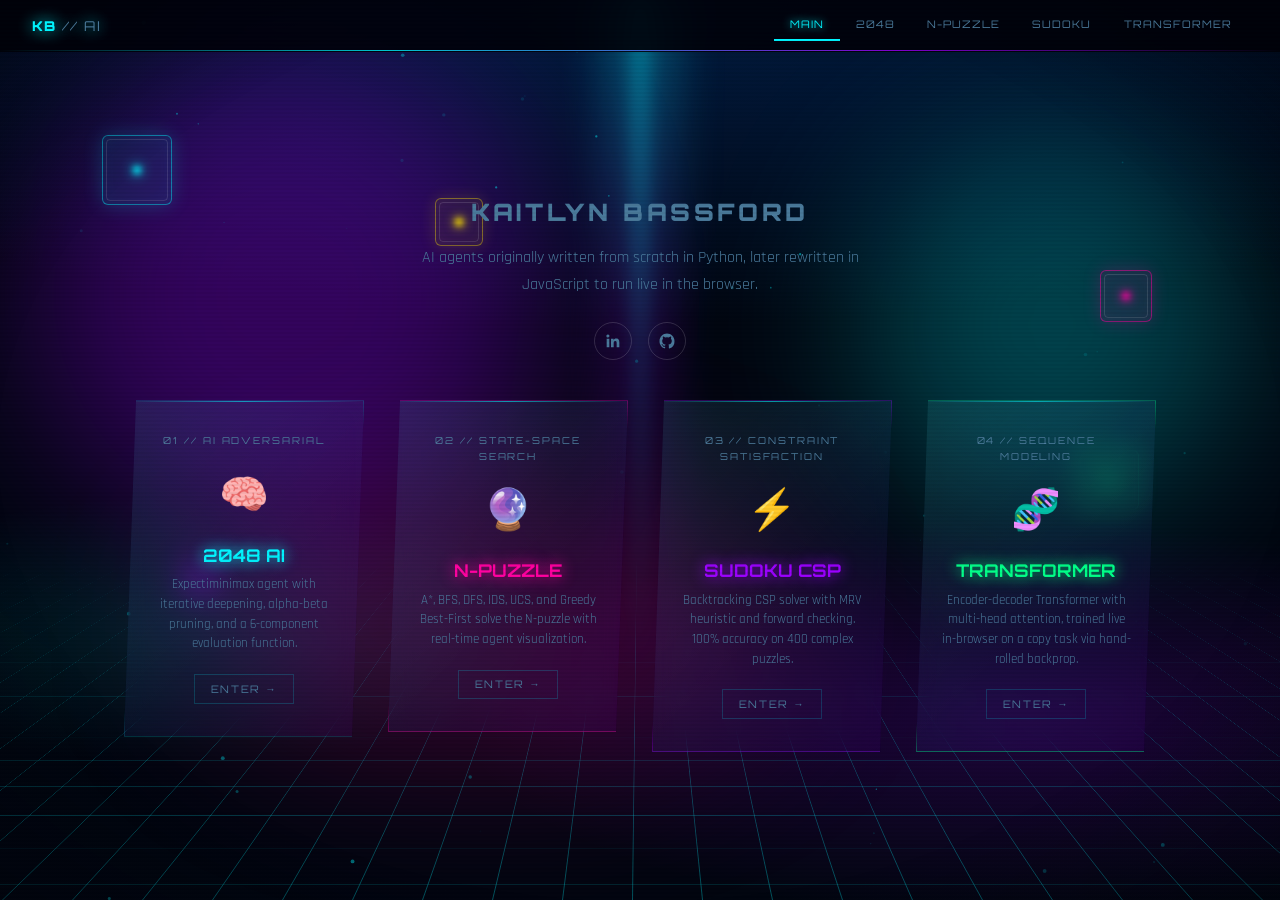
<file: index.html>
<!DOCTYPE html>
<html lang="en">
<head>
<meta charset="UTF-8">
<meta name="viewport" content="width=device-width, initial-scale=1.0">
<title>KAITLYN BASSFORD // AI</title>
<link href="https://fonts.googleapis.com/css2?family=Orbitron:wght@400;700;900&family=Rajdhani:wght@300;400;600;700&family=JetBrains+Mono:wght@300;400;700&display=swap" rel="stylesheet">
<link rel="stylesheet" href="style.css">
</head>
<body>

<nav id="nav">
  <div class="nav-logo"><a href="index.html">KB<span style="color:var(--dim);font-weight:400"> // AI</span></a></div>
  <ul class="nav-links">
    <li><a href="index.html" class="act">MAIN</a></li>
    <li><a href="2048.html">2048</a></li>
    <li><a href="npuzzle.html">N-PUZZLE</a></li>
    <li><a href="sudoku.html">SUDOKU</a></li>
    <li><a href="transformer.html">TRANSFORMER</a></li>
  </ul>
</nav>

<div class="page act" id="page-main">
  <!-- Background FX -->
  <div class="grid-floor"><div class="grid-floor-inner"></div></div>
  <div class="tunnel-glow"></div>
  <div class="glow-blob b1"></div>
  <div class="glow-blob b2"></div>
  <div class="glow-blob b3"></div>
  <div class="crystal c1"></div>
  <div class="crystal c2"></div>
  <div class="crystal c3"></div>
  <div class="crystal c4"></div>
  <div class="crystal c5"></div>

  <canvas id="particles-canvas" style="position:absolute;top:0;left:0;width:100%;height:100%;pointer-events:none;z-index:1"></canvas>

  <div class="hero-content">
    <h1 class="hero-name hero-name-xs hero-name-mono">
      <span class="line1" data-text="KAITLYN">KAITLYN</span>
      <span class="line2" data-text="BASSFORD">BASSFORD</span>
    </h1>
    <p class="hero-desc">AI agents originally written from scratch in Python, later rewritten in JavaScript to run live in the browser.</p>
    <div class="hero-links">
      <a href="https://www.linkedin.com/in/kaitlyn-bassford/" target="_blank" rel="noopener" aria-label="LinkedIn">
        <svg viewBox="0 0 24 24" width="18" height="18" fill="currentColor"><path d="M20.45 20.45h-3.56v-5.57c0-1.33-.02-3.04-1.85-3.04-1.86 0-2.14 1.45-2.14 2.94v5.67H9.34V9h3.42v1.56h.05c.48-.9 1.64-1.85 3.38-1.85 3.6 0 4.27 2.37 4.27 5.46v6.28zM5.34 7.43a2.07 2.07 0 1 1 0-4.13 2.07 2.07 0 0 1 0 4.13zM7.12 20.45H3.56V9h3.56v11.45z"/></svg>
      </a>
      <a href="https://github.com/dpologdvinity/ai-projects" target="_blank" rel="noopener" aria-label="GitHub">
        <svg viewBox="0 0 24 24" width="18" height="18" fill="currentColor"><path d="M12 2C6.48 2 2 6.58 2 12.19c0 4.49 2.87 8.3 6.84 9.64.5.1.68-.22.68-.49 0-.24-.01-.87-.01-1.71-2.78.62-3.37-1.37-3.37-1.37-.46-1.19-1.11-1.51-1.11-1.51-.91-.63.07-.62.07-.62 1 .07 1.53 1.05 1.53 1.05.89 1.56 2.34 1.11 2.91.85.09-.66.35-1.11.63-1.37-2.22-.26-4.56-1.14-4.56-5.05 0-1.12.39-2.03 1.03-2.74-.1-.26-.45-1.31.1-2.73 0 0 .84-.28 2.75 1.05a9.36 9.36 0 0 1 5 0c1.91-1.33 2.75-1.05 2.75-1.05.55 1.42.2 2.47.1 2.73.64.71 1.03 1.62 1.03 2.74 0 3.92-2.34 4.78-4.57 5.04.36.32.68.94.68 1.9 0 1.37-.01 2.48-.01 2.81 0 .27.18.6.69.49A10.02 10.02 0 0 0 22 12.19C22 6.58 17.52 2 12 2z"/></svg>
      </a>
    </div>

    <div class="project-cards">
      <a class="proj-card-main" href="2048.html">
        <div class="pcm-inner">
          <div class="pcm-num">01 // AI ADVERSARIAL</div>
          <div class="pcm-icon">🧠</div>
          <div class="pcm-title cyan">2048 AI</div>
          <div class="pcm-desc">Expectiminimax agent with iterative deepening, alpha-beta pruning, and a 6-component evaluation function.</div>
          <div class="pcm-enter">ENTER →</div>
        </div>
      </a>
      <a class="proj-card-main" href="npuzzle.html">
        <div class="pcm-inner pink-card">
          <div class="pcm-num">02 // STATE-SPACE SEARCH</div>
          <div class="pcm-icon">🔮</div>
          <div class="pcm-title pink">N-PUZZLE</div>
          <div class="pcm-desc">A*, BFS, DFS, IDS, UCS, and Greedy Best-First solve the N-puzzle with real-time agent visualization.</div>
          <div class="pcm-enter">ENTER →</div>
        </div>
      </a>
      <a class="proj-card-main" href="sudoku.html">
        <div class="pcm-inner purple-card">
          <div class="pcm-num">03 // CONSTRAINT SATISFACTION</div>
          <div class="pcm-icon">⚡</div>
          <div class="pcm-title purple">SUDOKU CSP</div>
          <div class="pcm-desc">Backtracking CSP solver with MRV heuristic and forward checking. 100% accuracy on 400 complex puzzles.</div>
          <div class="pcm-enter">ENTER →</div>
        </div>
      </a>
      <a class="proj-card-main" href="transformer.html">
        <div class="pcm-inner green-card">
          <div class="pcm-num">04 // SEQUENCE MODELING</div>
          <div class="pcm-icon">🧬</div>
          <div class="pcm-title green">TRANSFORMER</div>
          <div class="pcm-desc">Encoder-decoder Transformer with multi-head attention, trained live in-browser on a copy task via hand-rolled backprop.</div>
          <div class="pcm-enter">ENTER →</div>
        </div>
      </a>
    </div>
  </div>
</div>

<script>
(function() {
  const canvas = document.getElementById('particles-canvas');
  if (!canvas) return;
  const ctx = canvas.getContext('2d');
  let W, H, particles;
  function resize() { W = canvas.width = canvas.offsetWidth; H = canvas.height = canvas.offsetHeight; }
  function init() {
    resize();
    particles = Array.from({length: 60}, () => ({
      x: Math.random()*W, y: Math.random()*H,
      vx: (Math.random()-0.5)*0.4, vy: (Math.random()-0.5)*0.4,
      r: Math.random()*1.5+0.5, a: Math.random()
    }));
  }
  function draw() {
    ctx.clearRect(0,0,W,H);
    particles.forEach(p => {
      p.x += p.vx; p.y += p.vy;
      if (p.x<0) p.x=W; if (p.x>W) p.x=0;
      if (p.y<0) p.y=H; if (p.y>H) p.y=0;
      ctx.beginPath(); ctx.arc(p.x, p.y, p.r, 0, Math.PI*2);
      ctx.fillStyle = `rgba(0,245,255,${p.a*0.5})`; ctx.fill();
    });
    requestAnimationFrame(draw);
  }
  window.addEventListener('resize', init);
  init(); draw();
})();
</script>
</body>
</html>
</file>
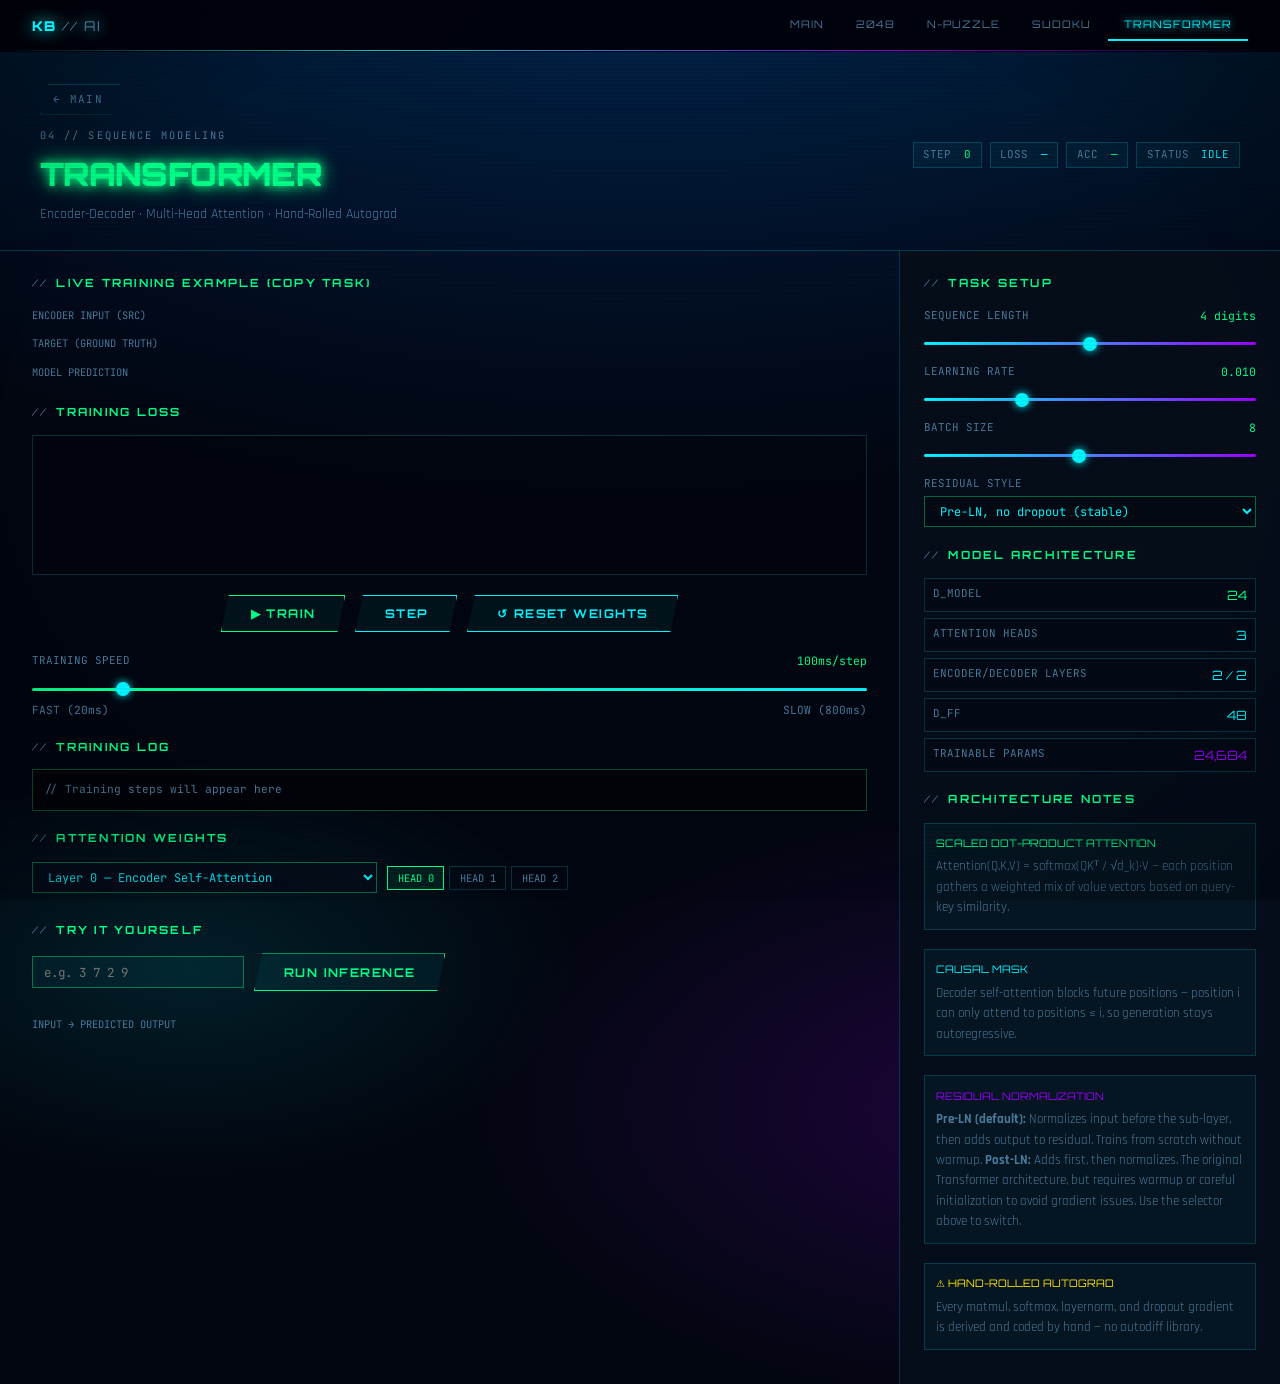
<file: transformer.html>
<!DOCTYPE html>
<html lang="en">
<head>
<meta charset="UTF-8">
<meta name="viewport" content="width=device-width, initial-scale=1.0">
<title>TRANSFORMER // KB</title>
<link href="https://fonts.googleapis.com/css2?family=Orbitron:wght@400;700;900&family=Rajdhani:wght@300;400;600;700&family=JetBrains+Mono:wght@300;400;700&display=swap" rel="stylesheet">
<link rel="stylesheet" href="style.css">
</head>
<body>

<nav id="nav">
  <div class="nav-logo"><a href="index.html">KB<span style="color:var(--dim);font-weight:400"> // AI</span></a></div>
  <ul class="nav-links">
    <li><a href="index.html">MAIN</a></li>
    <li><a href="2048.html">2048</a></li>
    <li><a href="npuzzle.html">N-PUZZLE</a></li>
    <li><a href="sudoku.html">SUDOKU</a></li>
    <li><a href="transformer.html" class="act">TRANSFORMER</a></li>
  </ul>
</nav>

<div class="page act" id="page-transformer">
<div class="proj-page">

  <!-- Header -->
  <div class="proj-header">
    <div class="proj-header-left">
      <a class="back-btn" href="index.html">← MAIN</a>
      <div class="proj-pg-tag">04 // SEQUENCE MODELING</div>
      <div class="proj-pg-title neon-green">TRANSFORMER</div>
      <div class="proj-pg-sub">Encoder-Decoder · Multi-Head Attention · Hand-Rolled Autograd</div>
    </div>
    <div class="proj-header-right">
      <div class="stat-chips">
        <span class="stat-chip green">STEP <span class="val" id="tf-stat-step">0</span></span>
        <span class="stat-chip">LOSS <span class="val" id="tf-stat-loss">—</span></span>
        <span class="stat-chip green">ACC <span class="val" id="tf-stat-acc">—</span></span>
        <span class="stat-chip">STATUS <span class="val" id="tf-stat-status">IDLE</span></span>
      </div>
    </div>
  </div>

  <!-- Body -->
  <div class="proj-body">

    <!-- GAME COLUMN -->
    <div class="proj-game-col">

      <div style="display:flex;flex-direction:column;gap:1.2rem">

        <!-- Live example -->
        <div>
          <div class="section-title green-ttl">LIVE TRAINING EXAMPLE (COPY TASK)</div>
          <div style="display:flex;flex-direction:column;gap:0.5rem">
            <div>
              <div style="font-family:var(--mono);font-size:0.65rem;color:var(--dim);margin-bottom:0.25rem">ENCODER INPUT (SRC)</div>
              <div class="tf-tok-row" id="tf-row-src"></div>
            </div>
            <div>
              <div style="font-family:var(--mono);font-size:0.65rem;color:var(--dim);margin-bottom:0.25rem">TARGET (GROUND TRUTH)</div>
              <div class="tf-tok-row" id="tf-row-tgt"></div>
            </div>
            <div>
              <div style="font-family:var(--mono);font-size:0.65rem;color:var(--dim);margin-bottom:0.25rem">MODEL PREDICTION</div>
              <div class="tf-tok-row" id="tf-row-pred"></div>
            </div>
          </div>
        </div>

        <!-- Loss chart -->
        <div>
          <div class="section-title green-ttl">TRAINING LOSS</div>
          <canvas id="tf-loss-canvas" class="tf-loss-chart"></canvas>
        </div>

        <!-- Controls -->
        <div style="display:flex;gap:0.6rem;flex-wrap:wrap;justify-content:center">
          <button class="cyber-btn green" id="tf-btn-train" onclick="tfTrainToggle()"><span class="btn-txt">▶ TRAIN</span></button>
          <button class="cyber-btn" id="tf-btn-step" onclick="tfSingleStep()"><span class="btn-txt">STEP</span></button>
          <button class="cyber-btn" onclick="tfReset()"><span class="btn-txt">↺ RESET WEIGHTS</span></button>
        </div>

        <!-- Speed -->
        <div>
          <div style="display:flex;justify-content:space-between;align-items:center;margin-bottom:0.3rem">
            <span style="font-family:var(--mono);font-size:0.68rem;color:var(--dim)">TRAINING SPEED</span>
            <span style="font-family:var(--mono);font-size:0.72rem;color:var(--green)" id="tf-speed-lbl">100ms/step</span>
          </div>
          <input type="range" class="cyber-slider" min="20" max="800" step="20" value="100"
                 id="tf-speed" oninput="tfSpeedChange(this.value)"
                 style="background:linear-gradient(90deg,var(--green),var(--cyan))">
          <div class="cyber-range-label"><span>FAST (20ms)</span><span>SLOW (800ms)</span></div>
        </div>

        <!-- Training log -->
        <div>
          <div class="section-title green-ttl" style="margin:0 0 0.75rem">TRAINING LOG</div>
          <div class="agent-log" id="tf-log" style="max-height:200px;border-color:rgba(0,255,136,0.3)">
            <span class="log-info">// Training steps will appear here</span>
          </div>
        </div>

        <!-- Attention heatmap -->
        <div>
          <div class="section-title green-ttl">ATTENTION WEIGHTS</div>
          <div style="display:flex;gap:0.6rem;flex-wrap:wrap;align-items:center;margin-bottom:0.6rem">
            <select class="cyber-select" id="tf-attn-select" style="border-color:rgba(0,255,136,0.4)" onchange="tfRenderAttn()"></select>
            <div class="tf-head-tabs" id="tf-head-tabs"></div>
          </div>
          <div class="tf-heat-wrap">
            <div id="tf-heat-container"></div>
          </div>
        </div>

        <!-- Try it yourself -->
        <div>
          <div class="section-title green-ttl">TRY IT YOURSELF</div>
          <div style="display:flex;gap:0.6rem;flex-wrap:wrap;align-items:center">
            <input type="text" class="cyber-input" id="tf-infer-input" placeholder="e.g. 3 7 2 9" style="max-width:220px;border-color:rgba(0,255,136,0.4)">
            <button class="cyber-btn green" onclick="tfRunInference()"><span class="btn-txt">RUN INFERENCE</span></button>
          </div>
          <div id="tf-infer-error" style="font-family:var(--mono);font-size:0.65rem;color:var(--red);margin-top:0.3rem;min-height:1em"></div>
          <div style="margin-top:0.6rem">
            <div style="font-family:var(--mono);font-size:0.65rem;color:var(--dim);margin-bottom:0.25rem">INPUT → PREDICTED OUTPUT</div>
            <div class="tf-tok-row" id="tf-infer-src"></div>
            <div style="height:0.4rem"></div>
            <div class="tf-tok-row" id="tf-infer-pred"></div>
          </div>
        </div>

      </div>
    </div><!-- /game-col -->

    <!-- CONTROL COLUMN -->
    <div class="proj-ctrl-col">

      <!-- Task setup -->
      <div>
        <div class="section-title green-ttl">TASK SETUP</div>
        <div style="display:flex;flex-direction:column;gap:0.6rem">
          <div>
            <div style="display:flex;justify-content:space-between;margin-bottom:0.25rem">
              <span style="font-family:var(--mono);font-size:0.68rem;color:var(--dim)">SEQUENCE LENGTH</span>
              <span style="font-family:var(--mono);font-size:0.72rem;color:var(--green)" id="tf-digits-lbl">4 digits</span>
            </div>
            <input type="range" class="cyber-slider" min="2" max="6" step="1" value="4" id="tf-digits" oninput="tfDigitsChange(this.value)">
          </div>
          <div>
            <div style="display:flex;justify-content:space-between;margin-bottom:0.25rem">
              <span style="font-family:var(--mono);font-size:0.68rem;color:var(--dim)">LEARNING RATE</span>
              <span style="font-family:var(--mono);font-size:0.72rem;color:var(--green)" id="tf-lr-lbl">0.010</span>
            </div>
            <input type="range" class="cyber-slider" min="2" max="30" step="1" value="10" id="tf-lr" oninput="tfLrChange(this.value)">
          </div>
          <div>
            <div style="display:flex;justify-content:space-between;margin-bottom:0.25rem">
              <span style="font-family:var(--mono);font-size:0.68rem;color:var(--dim)">BATCH SIZE</span>
              <span style="font-family:var(--mono);font-size:0.72rem;color:var(--green)" id="tf-bs-lbl">8</span>
            </div>
            <input type="range" class="cyber-slider" min="1" max="16" step="1" value="8" id="tf-bs" oninput="tfBsChange(this.value)">
          </div>
          <div>
            <div style="display:flex;justify-content:space-between;margin-bottom:0.25rem">
              <span style="font-family:var(--mono);font-size:0.68rem;color:var(--dim)">RESIDUAL STYLE</span>
            </div>
            <select class="cyber-select" id="tf-residual-style" onchange="tfResidualStyleChange(this.value)" style="border-color:rgba(0,255,136,0.4);width:100%;background:rgba(0,0,0,0.3)">
              <option value="preLN" selected>Pre-LN, no dropout (stable)</option>
              <option value="postLN">Post-LN + dropout (classic)</option>
            </select>
          </div>
          <div id="tf-dropout-control" style="display:none">
            <div style="display:flex;justify-content:space-between;margin-bottom:0.25rem">
              <span style="font-family:var(--mono);font-size:0.68rem;color:var(--dim)">DROPOUT RATE</span>
              <span style="font-family:var(--mono);font-size:0.72rem;color:var(--green)" id="tf-dropout-lbl">0.10</span>
            </div>
            <input type="range" class="cyber-slider" min="0" max="30" step="1" value="10" id="tf-dropout-rate" oninput="tfDropoutChange(this.value)">
          </div>
        </div>
      </div>

      <!-- Model info -->
      <div>
        <div class="section-title green-ttl">MODEL ARCHITECTURE</div>
        <div style="display:flex;flex-direction:column;gap:0.4rem">
          <div style="display:flex;justify-content:space-between;padding:0.35rem 0.5rem;border:1px solid var(--border);background:rgba(0,0,0,0.2)">
            <span style="font-family:var(--mono);font-size:0.68rem;color:var(--dim)">D_MODEL</span>
            <span style="font-family:var(--orb);font-size:0.8rem;color:var(--green)" id="tf-info-dmodel">—</span>
          </div>
          <div style="display:flex;justify-content:space-between;padding:0.35rem 0.5rem;border:1px solid var(--border);background:rgba(0,0,0,0.2)">
            <span style="font-family:var(--mono);font-size:0.68rem;color:var(--dim)">ATTENTION HEADS</span>
            <span style="font-family:var(--orb);font-size:0.8rem;color:var(--cyan)" id="tf-info-heads">—</span>
          </div>
          <div style="display:flex;justify-content:space-between;padding:0.35rem 0.5rem;border:1px solid var(--border);background:rgba(0,0,0,0.2)">
            <span style="font-family:var(--mono);font-size:0.68rem;color:var(--dim)">ENCODER/DECODER LAYERS</span>
            <span style="font-family:var(--orb);font-size:0.8rem;color:var(--cyan)" id="tf-info-layers">—</span>
          </div>
          <div style="display:flex;justify-content:space-between;padding:0.35rem 0.5rem;border:1px solid var(--border);background:rgba(0,0,0,0.2)">
            <span style="font-family:var(--mono);font-size:0.68rem;color:var(--dim)">D_FF</span>
            <span style="font-family:var(--orb);font-size:0.8rem;color:var(--cyan)" id="tf-info-dff">—</span>
          </div>
          <div style="display:flex;justify-content:space-between;padding:0.35rem 0.5rem;border:1px solid var(--border);background:rgba(0,0,0,0.2)">
            <span style="font-family:var(--mono);font-size:0.68rem;color:var(--dim)">TRAINABLE PARAMS</span>
            <span style="font-family:var(--orb);font-size:0.8rem;color:var(--purple)" id="tf-info-params">—</span>
          </div>
        </div>
      </div>

      <!-- Notes -->
      <div>
        <div class="section-title green-ttl">ARCHITECTURE NOTES</div>
        <div style="display:flex;flex-direction:column;gap:0.6rem">
          <div class="heuristic-card" style="padding:0.7rem">
            <div style="font-family:var(--orb);font-size:0.65rem;color:var(--green);margin-bottom:0.3rem">SCALED DOT-PRODUCT ATTENTION</div>
            <div style="font-family:var(--raj);font-size:0.8rem;color:var(--dim)">Attention(Q,K,V) = softmax(QKᵀ / √d_k)·V — each position gathers a weighted mix of value vectors based on query-key similarity.</div>
          </div>
          <div class="heuristic-card" style="padding:0.7rem">
            <div style="font-family:var(--orb);font-size:0.65rem;color:var(--cyan);margin-bottom:0.3rem">CAUSAL MASK</div>
            <div style="font-family:var(--raj);font-size:0.8rem;color:var(--dim)">Decoder self-attention blocks future positions — position i can only attend to positions ≤ i, so generation stays autoregressive.</div>
          </div>
          <div class="heuristic-card" style="padding:0.7rem">
            <div style="font-family:var(--orb);font-size:0.65rem;color:var(--purple);margin-bottom:0.3rem">RESIDUAL NORMALIZATION</div>
            <div style="font-family:var(--raj);font-size:0.8rem;color:var(--dim)"><strong>Pre-LN (default):</strong> Normalizes input before the sub-layer, then adds output to residual. Trains from scratch without warmup.  <strong>Post-LN:</strong> Adds first, then normalizes. The original Transformer architecture, but requires warmup or careful initialization to avoid gradient issues. Use the selector above to switch.</div>
          </div>
          <div class="heuristic-card" style="padding:0.7rem">
            <div style="font-family:var(--orb);font-size:0.65rem;color:var(--yellow);margin-bottom:0.3rem">⚠ HAND-ROLLED AUTOGRAD</div>
            <div style="font-family:var(--raj);font-size:0.8rem;color:var(--dim)">Every matmul, softmax, layernorm, and dropout gradient is derived and coded by hand — no autodiff library.</div>
          </div>
        </div>
      </div>

    </div><!-- /ctrl-col -->
  </div><!-- /proj-body -->
</div><!-- /proj-page -->
</div><!-- /page-transformer -->

<script>
// ═══════════════════════════════════════════════════════════════════
//  MINI AUTOGRAD ENGINE (matrices as row-major nested arrays)
// ═══════════════════════════════════════════════════════════════════
let TAPE = [];
function zeros(r,c){return Array.from({length:r},()=>new Array(c).fill(0));}
function ones(r,c){return Array.from({length:r},()=>new Array(c).fill(1));}

function makeParam(data){
  return {data,grad:zeros(data.length,data[0].length),rows:data.length,cols:data[0].length,
          m:zeros(data.length,data[0].length),v:zeros(data.length,data[0].length),isParam:true};
}
function randParam(r,c,scale){
  const data=Array.from({length:r},()=>Array.from({length:c},()=>(Math.random()*2-1)*scale));
  return makeParam(data);
}
function onesParam(r,c){return makeParam(ones(r,c));}
function zerosParam(r,c){return makeParam(zeros(r,c));}

function newNode(data,parents){
  const node={data,grad:zeros(data.length,data[0].length),rows:data.length,cols:data[0].length,parents};
  TAPE.push(node);
  return node;
}

function matmul(A,B){
  const m=A.rows,k=A.cols,n=B.cols,data=zeros(m,n);
  for(let i=0;i<m;i++)for(let j=0;j<n;j++){let s=0;for(let t=0;t<k;t++)s+=A.data[i][t]*B.data[t][j];data[i][j]=s;}
  const node=newNode(data,[A,B]);
  node.backward=function(){
    for(let i=0;i<m;i++)for(let t=0;t<k;t++){let s=0;for(let j=0;j<n;j++)s+=node.grad[i][j]*B.data[t][j];A.grad[i][t]+=s;}
    for(let t=0;t<k;t++)for(let j=0;j<n;j++){let s=0;for(let i=0;i<m;i++)s+=A.data[i][t]*node.grad[i][j];B.grad[t][j]+=s;}
  };
  return node;
}

function addRowBias(A,b){
  const data=A.data.map(row=>row.map((v,j)=>v+b.data[0][j]));
  const node=newNode(data,[A,b]);
  node.backward=function(){
    for(let i=0;i<node.rows;i++)for(let j=0;j<node.cols;j++){A.grad[i][j]+=node.grad[i][j];b.grad[0][j]+=node.grad[i][j];}
  };
  return node;
}

function add(A,B){
  const data=A.data.map((row,i)=>row.map((v,j)=>v+B.data[i][j]));
  const node=newNode(data,[A,B]);
  node.backward=function(){
    for(let i=0;i<node.rows;i++)for(let j=0;j<node.cols;j++){A.grad[i][j]+=node.grad[i][j];B.grad[i][j]+=node.grad[i][j];}
  };
  return node;
}

function addConst(A,C){
  const data=A.data.map((row,i)=>row.map((v,j)=>v+C[i][j]));
  const node=newNode(data,[A]);
  node.backward=function(){for(let i=0;i<node.rows;i++)for(let j=0;j<node.cols;j++)A.grad[i][j]+=node.grad[i][j];};
  return node;
}

function scaleConst(A,k){
  const data=A.data.map(row=>row.map(v=>v*k));
  const node=newNode(data,[A]);
  node.backward=function(){for(let i=0;i<node.rows;i++)for(let j=0;j<node.cols;j++)A.grad[i][j]+=node.grad[i][j]*k;};
  return node;
}

function transposeMat(A){
  const data=zeros(A.cols,A.rows);
  for(let i=0;i<A.rows;i++)for(let j=0;j<A.cols;j++)data[j][i]=A.data[i][j];
  const node=newNode(data,[A]);
  node.backward=function(){for(let i=0;i<A.rows;i++)for(let j=0;j<A.cols;j++)A.grad[i][j]+=node.grad[j][i];};
  return node;
}

function maskedFillCausal(A){
  const data=A.data.map((row,i)=>row.map((v,j)=>j<=i?v:-1e9));
  const node=newNode(data,[A]);
  node.backward=function(){for(let i=0;i<node.rows;i++)for(let j=0;j<node.cols;j++)if(j<=i)A.grad[i][j]+=node.grad[i][j];};
  return node;
}

function softmaxRows(A){
  const data=A.data.map(row=>{
    const mx=Math.max(...row),ex=row.map(v=>Math.exp(v-mx)),s=ex.reduce((a,b)=>a+b,0);
    return ex.map(v=>v/s);
  });
  const node=newNode(data,[A]);
  node.backward=function(){
    for(let i=0;i<node.rows;i++){
      const S=node.data[i],dC=node.grad[i];
      let dot=0;for(let j=0;j<S.length;j++)dot+=dC[j]*S[j];
      for(let j=0;j<S.length;j++)A.grad[i][j]+=S[j]*(dC[j]-dot);
    }
  };
  return node;
}

function reluApply(A){
  const data=A.data.map(row=>row.map(v=>Math.max(0,v)));
  const node=newNode(data,[A]);
  node.backward=function(){for(let i=0;i<node.rows;i++)for(let j=0;j<node.cols;j++)A.grad[i][j]+=(A.data[i][j]>0?node.grad[i][j]:0);};
  return node;
}

function dropout(A,rate){
  // Inverted dropout: scale during training, no rescaling at inference.
  // Only apply if we're in training mode.
  if(!TRAINING_MODE||rate===0){
    // Inference or rate=0: pass through unchanged
    const data=A.data.map(row=>row.slice());
    const node=newNode(data,[A]);
    node.backward=function(){for(let i=0;i<node.rows;i++)for(let j=0;j<node.cols;j++)A.grad[i][j]+=node.grad[i][j];};
    return node;
  }
  // Training mode: drop elements with probability rate
  const keep_prob=1-rate,scale=1/keep_prob;
  const mask=A.data.map(row=>row.map(()=>Math.random()<keep_prob?1:0));
  const data=A.data.map((row,i)=>row.map((v,j)=>v*mask[i][j]*scale));
  const node=newNode(data,[A]);
  node.mask=mask;
  node.backward=function(){
    for(let i=0;i<node.rows;i++)for(let j=0;j<node.cols;j++)
      if(mask[i][j])A.grad[i][j]+=node.grad[i][j]*scale;
  };
  return node;
}

function layerNorm(A,gamma,beta,eps=1e-5){
  const n=A.cols,xhatRows=[],stdRows=[];
  const data=A.data.map(row=>{
    const mu=row.reduce((a,b)=>a+b,0)/n;
    const vr=row.reduce((a,b)=>a+(b-mu)*(b-mu),0)/n;
    const std=Math.sqrt(vr+eps);
    const xhat=row.map(x=>(x-mu)/std);
    xhatRows.push(xhat);stdRows.push(std);
    return xhat.map((xh,j)=>xh*gamma.data[0][j]+beta.data[0][j]);
  });
  const node=newNode(data,[A,gamma,beta]);
  node.backward=function(){
    for(let i=0;i<node.rows;i++){
      const dC=node.grad[i],xhat=xhatRows[i],std=stdRows[i];
      const dxhat=dC.map((d,j)=>d*gamma.data[0][j]);
      let sumDxhat=0,sumDxhatXhat=0;
      for(let j=0;j<n;j++){sumDxhat+=dxhat[j];sumDxhatXhat+=dxhat[j]*xhat[j];}
      for(let j=0;j<n;j++){
        A.grad[i][j]+=(dxhat[j]-sumDxhat/n-xhat[j]*sumDxhatXhat/n)/std;
        gamma.grad[0][j]+=dC[j]*xhat[j];
        beta.grad[0][j]+=dC[j];
      }
    }
  };
  return node;
}

function embeddingLookup(table,indices){
  const data=indices.map(idx=>table.data[idx].slice());
  const node=newNode(data,[table]);
  node.backward=function(){indices.forEach((idx,i)=>{for(let j=0;j<node.cols;j++)table.grad[idx][j]+=node.grad[i][j];});};
  return node;
}

function concatCols(list){
  const rows=list[0].rows;
  const totalCols=list.reduce((s,m)=>s+m.cols,0);
  const data=zeros(rows,totalCols);
  const offsets=[];let offset=0;
  list.forEach(m=>{offsets.push(offset);for(let i=0;i<rows;i++)for(let j=0;j<m.cols;j++)data[i][offset+j]=m.data[i][j];offset+=m.cols;});
  const node=newNode(data,list);
  node.backward=function(){
    list.forEach((m,idx)=>{const off=offsets[idx];for(let i=0;i<rows;i++)for(let j=0;j<m.cols;j++)m.grad[i][j]+=node.grad[i][off+j];});
  };
  return node;
}

function sliceCols(A,start,end){
  const data=A.data.map(row=>row.slice(start,end));
  const node=newNode(data,[A]);
  node.backward=function(){for(let i=0;i<node.rows;i++)for(let j=0;j<node.cols;j++)A.grad[i][start+j]+=node.grad[i][j];};
  return node;
}

function crossEntropyLoss(logits,targetIdx){
  const L=logits.rows,V=logits.cols;
  const softmax=logits.data.map(row=>{
    const mx=Math.max(...row),ex=row.map(v=>Math.exp(v-mx)),s=ex.reduce((a,b)=>a+b,0);
    return ex.map(v=>v/s);
  });
  let loss=0;for(let i=0;i<L;i++)loss+=-Math.log(Math.max(softmax[i][targetIdx[i]],1e-12));
  loss/=L;
  const node=newNode([[loss]],[logits]);
  node.softmax=softmax;
  node.backward=function(){
    const scale=node.grad[0][0];
    for(let i=0;i<L;i++)for(let j=0;j<V;j++){
      const onehot=(j===targetIdx[i])?1:0;
      logits.grad[i][j]+=scale*(softmax[i][j]-onehot)/L;
    }
  };
  return node;
}

function backwardPass(lossNode){
  lossNode.grad[0][0]=1;
  for(let idx=TAPE.length-1;idx>=0;idx--){if(TAPE[idx].backward)TAPE[idx].backward();}
}

// ═══════════════════════════════════════════════════════════════════
//  TRANSFORMER MODEL
// ═══════════════════════════════════════════════════════════════════
const VOCAB_SIZE=12, SOS=10, EOS=11;
const D_MODEL=24, NUM_HEADS=3, NUM_LAYERS=2, D_FF=48, MAX_SEQ_LEN=12;
const INIT_SCALE=1/Math.sqrt(D_MODEL), FFN_SCALE2=1/Math.sqrt(D_FF);

let MODEL=null, ALL_PARAMS=[], PE=null;
let ADAM={lr:0.01,b1:0.9,b2:0.999,eps:1e-8,t:0};
let CFG={numDigits:4,batchSize:8,residualStyle:'preLN',dropoutRate:0.1};
let lossHistory=[], stepCount=0, tfRunning=false, tfTimer=null, tfSpeed=100;
let lastAttnStore=null, lastAttnTokens=null;
let TRAINING_MODE=false;

function buildPE(maxLen,d){
  const pe=zeros(maxLen,d);
  for(let pos=0;pos<maxLen;pos++)for(let i=0;i<d;i+=2){
    const div=Math.exp(-Math.log(10000)*i/d);
    pe[pos][i]=Math.sin(pos*div);
    if(i+1<d)pe[pos][i+1]=Math.cos(pos*div);
  }
  return pe;
}

function mkAttnWeights(){
  return {Wq:randParam(D_MODEL,D_MODEL,INIT_SCALE),Wk:randParam(D_MODEL,D_MODEL,INIT_SCALE),
          Wv:randParam(D_MODEL,D_MODEL,INIT_SCALE),Wo:randParam(D_MODEL,D_MODEL,INIT_SCALE)};
}
function mkEncLayer(){
  return {mha:mkAttnWeights(),
          ln1g:onesParam(1,D_MODEL),ln1b:zerosParam(1,D_MODEL),
          ln2g:onesParam(1,D_MODEL),ln2b:zerosParam(1,D_MODEL),
          ffnW1:randParam(D_MODEL,D_FF,INIT_SCALE),ffnB1:zerosParam(1,D_FF),
          ffnW2:randParam(D_FF,D_MODEL,FFN_SCALE2),ffnB2:zerosParam(1,D_MODEL)};
}
function mkDecLayer(){
  return {maskedMha:mkAttnWeights(),crossMha:mkAttnWeights(),
          ln1g:onesParam(1,D_MODEL),ln1b:zerosParam(1,D_MODEL),
          ln2g:onesParam(1,D_MODEL),ln2b:zerosParam(1,D_MODEL),
          ln3g:onesParam(1,D_MODEL),ln3b:zerosParam(1,D_MODEL),
          ffnW1:randParam(D_MODEL,D_FF,INIT_SCALE),ffnB1:zerosParam(1,D_FF),
          ffnW2:randParam(D_FF,D_MODEL,FFN_SCALE2),ffnB2:zerosParam(1,D_MODEL)};
}

function collectParams(m){
  const out=[m.srcEmbed,m.tgtEmbed,m.finalW,m.finalB];
  m.encLayers.forEach(l=>{out.push(l.mha.Wq,l.mha.Wk,l.mha.Wv,l.mha.Wo,l.ln1g,l.ln1b,l.ln2g,l.ln2b,l.ffnW1,l.ffnB1,l.ffnW2,l.ffnB2);});
  m.decLayers.forEach(l=>{out.push(l.maskedMha.Wq,l.maskedMha.Wk,l.maskedMha.Wv,l.maskedMha.Wo,
                                   l.crossMha.Wq,l.crossMha.Wk,l.crossMha.Wv,l.crossMha.Wo,
                                   l.ln1g,l.ln1b,l.ln2g,l.ln2b,l.ln3g,l.ln3b,l.ffnW1,l.ffnB1,l.ffnW2,l.ffnB2);});
  return out;
}

function buildModel(){
  MODEL={
    srcEmbed:randParam(VOCAB_SIZE,D_MODEL,INIT_SCALE),
    tgtEmbed:randParam(VOCAB_SIZE,D_MODEL,INIT_SCALE),
    encLayers:Array.from({length:NUM_LAYERS},mkEncLayer),
    decLayers:Array.from({length:NUM_LAYERS},mkDecLayer),
    finalW:randParam(D_MODEL,VOCAB_SIZE,INIT_SCALE),
    finalB:zerosParam(1,VOCAB_SIZE),
  };
  ALL_PARAMS=collectParams(MODEL);
  ADAM.t=0;
  lossHistory=[];stepCount=0;
  if(!PE)PE=buildPE(MAX_SEQ_LEN,D_MODEL);
}

function multiHeadAttention(Xq,Xk,Xv,W,causal,captureKey,attnStore){
  const Q=matmul(Xq,W.Wq),K=matmul(Xk,W.Wk),V=matmul(Xv,W.Wv);
  const dk=Q.cols/NUM_HEADS,heads=[];
  for(let h=0;h<NUM_HEADS;h++){
    const Qh=sliceCols(Q,h*dk,(h+1)*dk),Kh=sliceCols(K,h*dk,(h+1)*dk),Vh=sliceCols(V,h*dk,(h+1)*dk);
    let scores=scaleConst(matmul(Qh,transposeMat(Kh)),1/Math.sqrt(dk));
    if(causal)scores=maskedFillCausal(scores);
    const weights=softmaxRows(scores);
    if(attnStore)attnStore[captureKey+'_h'+h]=weights.data.map(r=>r.slice());
    heads.push(matmul(weights,Vh));
  }
  return matmul(concatCols(heads),W.Wo);
}

function encoderBlock(x,layer,attnStore,tag){
  const xn1=layerNorm(x,layer.ln1g,layer.ln1b);
  const mhaOut=multiHeadAttention(xn1,xn1,xn1,layer.mha,false,tag+'_enc_self',attnStore);
  const x1=add(x,mhaOut);
  const xn2=layerNorm(x1,layer.ln2g,layer.ln2b);
  const h1=reluApply(addRowBias(matmul(xn2,layer.ffnW1),layer.ffnB1));
  const ffnOut=addRowBias(matmul(h1,layer.ffnW2),layer.ffnB2);
  return add(x1,ffnOut);
}

function encoderBlockPostLN(x,layer,attnStore,tag){
  // Post-LN with dropout: Norm(x + Dropout(Sublayer(x)))
  const mhaOut=multiHeadAttention(x,x,x,layer.mha,false,tag+'_enc_self',attnStore);
  const d1=dropout(mhaOut,CFG.dropoutRate);
  const x1=add(x,d1);
  const n1=layerNorm(x1,layer.ln1g,layer.ln1b);
  const h1=reluApply(addRowBias(matmul(n1,layer.ffnW1),layer.ffnB1));
  const ffnOut=addRowBias(matmul(h1,layer.ffnW2),layer.ffnB2);
  const d2=dropout(ffnOut,CFG.dropoutRate);
  const x2=add(n1,d2);
  return layerNorm(x2,layer.ln2g,layer.ln2b);
}

function decoderBlock(x,memory,layer,attnStore,tag){
  const xn1=layerNorm(x,layer.ln1g,layer.ln1b);
  const selfOut=multiHeadAttention(xn1,xn1,xn1,layer.maskedMha,true,tag+'_dec_self',attnStore);
  const x1=add(x,selfOut);
  const xn2=layerNorm(x1,layer.ln2g,layer.ln2b);
  const crossOut=multiHeadAttention(xn2,memory,memory,layer.crossMha,false,tag+'_cross',attnStore);
  const x2=add(x1,crossOut);
  const xn3=layerNorm(x2,layer.ln3g,layer.ln3b);
  const h1=reluApply(addRowBias(matmul(xn3,layer.ffnW1),layer.ffnB1));
  const ffnOut=addRowBias(matmul(h1,layer.ffnW2),layer.ffnB2);
  return add(x2,ffnOut);
}

function decoderBlockPostLN(x,memory,layer,attnStore,tag){
  // Post-LN with dropout: Norm(x + Dropout(Sublayer(x)))
  const selfOut=multiHeadAttention(x,x,x,layer.maskedMha,true,tag+'_dec_self',attnStore);
  const d1=dropout(selfOut,CFG.dropoutRate);
  const x1=add(x,d1);
  const n1=layerNorm(x1,layer.ln1g,layer.ln1b);
  const crossOut=multiHeadAttention(n1,memory,memory,layer.crossMha,false,tag+'_cross',attnStore);
  const d2=dropout(crossOut,CFG.dropoutRate);
  const x2=add(n1,d2);
  const n2=layerNorm(x2,layer.ln2g,layer.ln2b);
  const h1=reluApply(addRowBias(matmul(n2,layer.ffnW1),layer.ffnB1));
  const ffnOut=addRowBias(matmul(h1,layer.ffnW2),layer.ffnB2);
  const d3=dropout(ffnOut,CFG.dropoutRate);
  const x3=add(n2,d3);
  return layerNorm(x3,layer.ln3g,layer.ln3b);
}

function encode(srcIdx,attnStore){
  let x=addConst(scaleConst(embeddingLookup(MODEL.srcEmbed,srcIdx),Math.sqrt(D_MODEL)),PE.slice(0,srcIdx.length));
  const blockFn=CFG.residualStyle==='postLN'?encoderBlockPostLN:encoderBlock;
  MODEL.encLayers.forEach((layer,li)=>{x=blockFn(x,layer,attnStore,'L'+li);});
  return x;
}
function decode(tgtIdx,memory,attnStore){
  let x=addConst(scaleConst(embeddingLookup(MODEL.tgtEmbed,tgtIdx),Math.sqrt(D_MODEL)),PE.slice(0,tgtIdx.length));
  const blockFn=CFG.residualStyle==='postLN'?decoderBlockPostLN:decoderBlock;
  MODEL.decLayers.forEach((layer,li)=>{x=blockFn(x,memory,layer,attnStore,'L'+li);});
  return x;
}

function forwardPass(srcIdx,tgtInIdx,tgtOutIdx,attnStore){
  TAPE=[];
  TRAINING_MODE=true;
  const enc=encode(srcIdx,attnStore);
  const dec=decode(tgtInIdx,enc,attnStore);
  const logits=addRowBias(matmul(dec,MODEL.finalW),MODEL.finalB);
  const loss=tgtOutIdx?crossEntropyLoss(logits,tgtOutIdx):null;
  TRAINING_MODE=false;
  return {logits,loss};
}

function adamStep(batchSize){
  ADAM.t++;
  ALL_PARAMS.forEach(p=>{
    for(let i=0;i<p.rows;i++)for(let j=0;j<p.cols;j++){
      const g=p.grad[i][j]/batchSize;
      p.m[i][j]=ADAM.b1*p.m[i][j]+(1-ADAM.b1)*g;
      p.v[i][j]=ADAM.b2*p.v[i][j]+(1-ADAM.b2)*g*g;
      const mhat=p.m[i][j]/(1-Math.pow(ADAM.b1,ADAM.t));
      const vhat=p.v[i][j]/(1-Math.pow(ADAM.b2,ADAM.t));
      p.data[i][j]-=ADAM.lr*mhat/(Math.sqrt(vhat)+ADAM.eps);
      p.grad[i][j]=0;
    }
  });
}

function genExample(numDigits){
  const digits=Array.from({length:numDigits},()=>Math.floor(Math.random()*10));
  return {digits,src:[SOS,...digits,EOS],tgtIn:[SOS,...digits],tgtOut:[...digits,EOS]};
}

function trainStep(){
  const bs=CFG.batchSize;
  let lossSum=0,correct=0,total=0,lastExample=null,lastPred=null,lastAttn=null;
  for(let b=0;b<bs;b++){
    const ex=genExample(CFG.numDigits);
    const attnStore={};
    const {loss}=forwardPass(ex.src,ex.tgtIn,ex.tgtOut,attnStore);
    backwardPass(loss);
    lossSum+=loss.data[0][0];
    const pred=loss.softmax.map(row=>row.indexOf(Math.max(...row)));
    pred.forEach((p,i)=>{total++;if(p===ex.tgtOut[i])correct++;});
    if(b===bs-1){lastExample=ex;lastPred=pred;lastAttn=attnStore;}
  }
  adamStep(bs);
  stepCount++;
  const avgLoss=lossSum/bs,acc=correct/total;
  lossHistory.push(avgLoss);if(lossHistory.length>300)lossHistory.shift();
  return {avgLoss,acc,lastExample,lastPred,lastAttn};
}

function inferGreedy(digits){
  const attnStore={};
  const src=[SOS,...digits,EOS];
  TAPE=[];
  TRAINING_MODE=false;
  const enc=encode(src,attnStore);
  let ys=[SOS];
  for(let step=0;step<digits.length+1;step++){
    const dec=decode(ys,enc,attnStore);
    const logits=addRowBias(matmul(dec,MODEL.finalW),MODEL.finalB);
    const lastRow=logits.data[logits.rows-1];
    const next=lastRow.indexOf(Math.max(...lastRow));
    ys.push(next);
    if(next===EOS)break;
  }
  return {src,tgtIn:ys.slice(0,-1),pred:ys.slice(1),attnStore};
}

// ═══════════════════════════════════════════════════════════════════
//  UI WIRING
// ═══════════════════════════════════════════════════════════════════
function tfTokLabel(idx){return idx===SOS?'⟨S⟩':idx===EOS?'⟨E⟩':String(idx);}

function tfRenderTokens(containerId,indices,cls,wrongMask){
  const el=document.getElementById(containerId);
  el.innerHTML='';
  indices.forEach((idx,i)=>{
    const d=document.createElement('div');
    d.className='tf-tok '+cls+((wrongMask&&wrongMask[i])?' tf-wrong':'');
    d.textContent=tfTokLabel(idx);
    el.appendChild(d);
  });
}

function tfUpdateExampleDisplay(ex,pred){
  tfRenderTokens('tf-row-src',ex.src,'');
  tfRenderTokens('tf-row-tgt',ex.tgtOut,'tf-tgt');
  const wrong=pred.map((p,i)=>p!==ex.tgtOut[i]);
  tfRenderTokens('tf-row-pred',pred,'tf-pred',wrong);
}

function tfDrawLossChart(){
  const canvas=document.getElementById('tf-loss-canvas');
  const W=canvas.width=canvas.clientWidth,H=canvas.height=140;
  const ctx=canvas.getContext('2d');
  ctx.clearRect(0,0,W,H);
  if(lossHistory.length<2)return;
  const maxL=Math.max(...lossHistory,0.01);
  ctx.strokeStyle='#00ff88';ctx.lineWidth=1.5;ctx.beginPath();
  lossHistory.forEach((l,i)=>{
    const x=i/(lossHistory.length-1)*W;
    const y=H-(l/maxL)*H*0.85-8;
    if(i===0)ctx.moveTo(x,y);else ctx.lineTo(x,y);
  });
  ctx.stroke();
}

function tfAppendLog(html){
  const el=document.getElementById('tf-log');
  const ph=el.querySelector('span.log-info');
  if(ph&&ph.textContent.includes('//'))el.innerHTML='';
  const line=document.createElement('div');line.innerHTML=html;
  el.appendChild(line);el.scrollTop=el.scrollHeight;
  while(el.children.length>60)el.removeChild(el.firstChild);
}

const TF_ATTN_TYPES=[
  {key:'enc_self',label:'Encoder Self-Attention'},
  {key:'dec_self',label:'Decoder Self-Attention (causal)'},
  {key:'cross',label:'Decoder → Encoder Cross-Attention'},
];
function tfPopulateAttnSelect(){
  const sel=document.getElementById('tf-attn-select');
  sel.innerHTML='';
  for(let li=0;li<NUM_LAYERS;li++){
    TF_ATTN_TYPES.forEach(t=>{
      const opt=document.createElement('option');
      opt.value='L'+li+'_'+t.key;
      opt.textContent=`Layer ${li} — ${t.label}`;
      sel.appendChild(opt);
    });
  }
  tfPopulateHeadTabs();
}
let tfSelectedHead=0;
function tfPopulateHeadTabs(){
  const wrap=document.getElementById('tf-head-tabs');
  wrap.innerHTML='';
  for(let h=0;h<NUM_HEADS;h++){
    const btn=document.createElement('button');
    btn.className='tf-head-tab'+(h===tfSelectedHead?' act':'');
    btn.textContent='HEAD '+h;
    btn.onclick=()=>{tfSelectedHead=h;tfPopulateHeadTabs();tfRenderAttn();};
    wrap.appendChild(btn);
  }
}

function tfRenderAttn(){
  if(!lastAttnStore||!lastAttnTokens)return;
  const sel=document.getElementById('tf-attn-select').value;
  const key=sel+'_h'+tfSelectedHead;
  const weights=lastAttnStore[key];
  const container=document.getElementById('tf-heat-container');
  container.innerHTML='';
  if(!weights)return;
  const type=sel.split('_').slice(1).join('_');
  let rowLabels,colLabels;
  if(type==='enc_self'){rowLabels=colLabels=lastAttnTokens.src.map(tfTokLabel);}
  else if(type==='dec_self'){rowLabels=colLabels=lastAttnTokens.tgtIn.map(tfTokLabel);}
  else{rowLabels=lastAttnTokens.tgtIn.map(tfTokLabel);colLabels=lastAttnTokens.src.map(tfTokLabel);}
  const grid=document.createElement('div');
  grid.className='tf-heat-grid';
  grid.style.gridTemplateColumns=`repeat(${colLabels.length+1},26px)`;
  const mkLbl=(t)=>{const d=document.createElement('div');d.className='tf-heat-lbl';d.textContent=t;return d;};
  grid.appendChild(mkLbl(''));
  colLabels.forEach(l=>grid.appendChild(mkLbl(l)));
  weights.forEach((row,i)=>{
    grid.appendChild(mkLbl(rowLabels[i]));
    row.forEach(w=>{
      const cell=document.createElement('div');
      cell.className='tf-heat-cell';
      cell.style.background=`rgba(0,255,136,${Math.min(1,Math.max(0,w))})`;
      cell.title=w.toFixed(3);
      grid.appendChild(cell);
    });
  });
  container.appendChild(grid);
}

function tfTick(){
  const {avgLoss,acc,lastExample,lastPred,lastAttn}=trainStep();
  document.getElementById('tf-stat-step').textContent=stepCount;
  document.getElementById('tf-stat-loss').textContent=avgLoss.toFixed(3);
  document.getElementById('tf-stat-acc').textContent=(acc*100).toFixed(1)+'%';
  tfUpdateExampleDisplay(lastExample,lastPred);
  tfDrawLossChart();
  lastAttnStore=lastAttn;
  lastAttnTokens={src:lastExample.src,tgtIn:lastExample.tgtIn};
  tfRenderAttn();
  if(stepCount%5===0||stepCount<10){
    tfAppendLog(`<span class="log-info">[Step ${String(stepCount).padStart(5,' ')}]</span> <span class="log-val">loss=${avgLoss.toFixed(4)}</span>  <span class="log-best">acc=${(acc*100).toFixed(1)}%</span>`);
  }
}

function tfTrainToggle(){
  tfRunning=!tfRunning;
  const btn=document.getElementById('tf-btn-train');
  if(tfRunning){
    btn.querySelector('.btn-txt').textContent='⏸ PAUSE';
    document.getElementById('tf-stat-status').textContent='TRAINING';
    tfTimer=setInterval(tfTick,tfSpeed);
  }else{
    btn.querySelector('.btn-txt').textContent='▶ TRAIN';
    document.getElementById('tf-stat-status').textContent='PAUSED';
    clearInterval(tfTimer);
  }
}

function tfSingleStep(){
  if(tfRunning)tfTrainToggle();
  tfTick();
  document.getElementById('tf-stat-status').textContent='STEPPED';
}

function tfReset(){
  if(tfRunning)tfTrainToggle();
  buildModel();
  document.getElementById('tf-stat-step').textContent='0';
  document.getElementById('tf-stat-loss').textContent='—';
  document.getElementById('tf-stat-acc').textContent='—';
  document.getElementById('tf-stat-status').textContent='RESET';
  document.getElementById('tf-log').innerHTML='<span class="log-info">// Weights reinitialized</span>';
  document.getElementById('tf-row-src').innerHTML='';
  document.getElementById('tf-row-tgt').innerHTML='';
  document.getElementById('tf-row-pred').innerHTML='';
  document.getElementById('tf-heat-container').innerHTML='';
  lastAttnStore=null;lastAttnTokens=null;
  tfDrawLossChart();
  tfUpdateInfoPanel();
}

function tfSpeedChange(v){
  tfSpeed=parseInt(v);
  document.getElementById('tf-speed-lbl').textContent=v+'ms/step';
  if(tfRunning){clearInterval(tfTimer);tfTimer=setInterval(tfTick,tfSpeed);}
}
function tfDigitsChange(v){CFG.numDigits=parseInt(v);document.getElementById('tf-digits-lbl').textContent=v+' digits';}
function tfLrChange(v){ADAM.lr=parseInt(v)/1000;document.getElementById('tf-lr-lbl').textContent=ADAM.lr.toFixed(3);}
function tfBsChange(v){CFG.batchSize=parseInt(v);document.getElementById('tf-bs-lbl').textContent=v;}
function tfResidualStyleChange(v){
  CFG.residualStyle=v;
  const dropoutCtrl=document.getElementById('tf-dropout-control');
  dropoutCtrl.style.display=(v==='postLN'?'block':'none');
  tfReset();
}
function tfDropoutChange(v){
  CFG.dropoutRate=parseInt(v)/100;
  document.getElementById('tf-dropout-lbl').textContent=(CFG.dropoutRate).toFixed(2);
}

function tfUpdateInfoPanel(){
  document.getElementById('tf-info-dmodel').textContent=D_MODEL;
  document.getElementById('tf-info-heads').textContent=NUM_HEADS;
  document.getElementById('tf-info-layers').textContent=NUM_LAYERS+' / '+NUM_LAYERS;
  document.getElementById('tf-info-dff').textContent=D_FF;
  const paramCount=ALL_PARAMS.reduce((s,p)=>s+p.rows*p.cols,0);
  document.getElementById('tf-info-params').textContent=paramCount.toLocaleString();
}

function tfRunInference(){
  const raw=document.getElementById('tf-infer-input').value.trim();
  const errEl=document.getElementById('tf-infer-error');
  const digits=raw.split(/[\s,]+/).filter(s=>s.length).map(s=>parseInt(s,10));
  if(!digits.length||digits.some(d=>isNaN(d)||d<0||d>9)||digits.length>6){
    errEl.textContent='Enter 1–6 digits (0–9), space or comma separated.';
    return;
  }
  errEl.textContent='';
  const {src,tgtIn,pred,attnStore}=inferGreedy(digits);
  tfRenderTokens('tf-infer-src',src,'');
  const wrong=pred.map((p,i)=>i<digits.length?p!==digits[i]:false);
  tfRenderTokens('tf-infer-pred',pred,'tf-pred',wrong);
  lastAttnStore=attnStore;
  lastAttnTokens={src,tgtIn:[SOS,...pred.slice(0,-1)]};
  tfRenderAttn();
}

// ── Init ──
buildModel();
tfPopulateAttnSelect();
tfUpdateInfoPanel();
tfDrawLossChart();
window.addEventListener('resize',tfDrawLossChart);
</script>
</body>
</html>
</file>
<file: style.css>
/* ══════════════════════════════════════════════════════
   CYBERPUNK BASE
══════════════════════════════════════════════════════ */
:root {
  --cyan:    #00f5ff;
  --pink:    #ff00a0;
  --purple:  #9b00ff;
  --green:   #00ff88;
  --yellow:  #ffe600;
  --red:     #ff3b3b;
  --bg:      #020610;
  --bg2:     #050d1a;
  --bg3:     #080f20;
  --panel:   rgba(0,245,255,0.04);
  --border:  rgba(0,245,255,0.18);
  --borderb: rgba(0,245,255,0.35);
  --text:    #c0e8ff;
  --dim:     #4a7a9b;
  --mono:    'JetBrains Mono', monospace;
  --orb:     'Orbitron', sans-serif;
  --raj:     'Rajdhani', sans-serif;
}
*,*::before,*::after { margin:0; padding:0; box-sizing:border-box; }
html { scroll-behavior: smooth; }
body {
  background: var(--bg);
  background-image:
    radial-gradient(ellipse 140% 60% at 50% 0%, rgba(0,60,140,0.4) 0%, transparent 60%),
    radial-gradient(ellipse 80% 40% at 80% 80%, rgba(155,0,255,0.18) 0%, transparent 55%),
    radial-gradient(ellipse 60% 30% at 15% 70%, rgba(0,245,255,0.1) 0%, transparent 50%);
  color: var(--text);
  font-family: var(--raj);
  font-size: 15px;
  line-height: 1.6;
  overflow-x: hidden;
}
/* vignette */
body::after {
  content: '';
  position: fixed;
  inset: 0;
  background: radial-gradient(ellipse 100% 100% at 50% 50%, transparent 50%, rgba(1,2,8,0.7) 100%);
  pointer-events: none;
  z-index: 1;
}
::-webkit-scrollbar { width: 4px; }
::-webkit-scrollbar-track { background: var(--bg); }
::-webkit-scrollbar-thumb { background: var(--cyan); border-radius: 2px; }
a { color: inherit; text-decoration: none; }
input, button, select { font-family: inherit; }
select option { background: var(--bg2); }

/* ── SCANLINE OVERLAY ── */
body::before {
  content: '';
  position: fixed;
  top: 0; left: 0; right: 0; bottom: 0;
  background: repeating-linear-gradient(
    0deg,
    transparent,
    transparent 2px,
    rgba(0,0,0,0.04) 2px,
    rgba(0,0,0,0.04) 4px
  );
  pointer-events: none;
  z-index: 9999;
  animation: scanmove 8s linear infinite;
}
@keyframes scanmove {
  0% { background-position: 0 0; }
  100% { background-position: 0 100px; }
}

/* ── PAGES ── */
.page { display: none; min-height: 100vh; }
.page.act { display: block; animation: fadeIn 0.4s ease; }
@keyframes fadeIn { from { opacity:0; transform: translateY(10px); } to { opacity:1; transform: translateY(0); } }

/* ── NEON TEXT ── */
.neon-cyan  { color: var(--cyan);   text-shadow: 0 0 10px var(--cyan),   0 0 20px var(--cyan),   0 0 40px var(--cyan); }
.neon-pink  { color: var(--pink);   text-shadow: 0 0 10px var(--pink),   0 0 20px var(--pink),   0 0 40px var(--pink); }
.neon-green { color: var(--green);  text-shadow: 0 0 10px var(--green),  0 0 20px var(--green); }
.neon-purple{ color: var(--purple); text-shadow: 0 0 10px var(--purple), 0 0 20px var(--purple); }

/* ── GLITCH EFFECT ── */
@keyframes glitch1 {
  0%,100% { clip-path: inset(0 0 95% 0); transform: translate(-3px, 0); }
  20%      { clip-path: inset(40% 0 40% 0); transform: translate(3px, 0); }
  40%      { clip-path: inset(80% 0 5% 0); transform: translate(-2px, 0); }
  60%      { clip-path: inset(20% 0 70% 0); transform: translate(2px, 0); }
  80%      { clip-path: inset(60% 0 20% 0); transform: translate(-3px, 0); }
}
@keyframes glitch2 {
  0%,100% { clip-path: inset(5% 0 90% 0); transform: translate(3px, 0); color: var(--pink); }
  33%     { clip-path: inset(50% 0 30% 0); transform: translate(-3px, 0); }
  66%     { clip-path: inset(25% 0 65% 0); transform: translate(2px, 0); }
}
.glitch-wrap { position: relative; display: inline-block; }
.glitch-wrap::before,
.glitch-wrap::after {
  content: attr(data-text);
  position: absolute;
  top: 0; left: 0;
  width: 100%; height: 100%;
  font-family: inherit;
  font-weight: inherit;
  font-size: inherit;
  color: var(--cyan);
}
.glitch-wrap::before {
  animation: glitch1 4s infinite steps(1);
  color: var(--cyan);
}
.glitch-wrap::after {
  animation: glitch2 4.5s infinite steps(1);
  color: var(--pink);
}
.glitch-active .glitch-wrap::before { animation: glitch1 0.3s infinite steps(1); }
.glitch-active .glitch-wrap::after  { animation: glitch2 0.35s infinite steps(1); }

/* ── CYBER BUTTON ── */
.cyber-btn {
  position: relative;
  display: inline-flex;
  align-items: center;
  justify-content: center;
  gap: 0.5rem;
  padding: 0.65rem 1.8rem;
  font-family: var(--orb);
  font-size: 0.75rem;
  font-weight: 700;
  letter-spacing: 0.12em;
  text-transform: uppercase;
  cursor: pointer;
  border: 1px solid var(--cyan);
  background: rgba(0,245,255,0.05);
  color: var(--cyan);
  clip-path: polygon(8px 0%, 100% 0%, calc(100% - 8px) 100%, 0% 100%);
  transition: all 0.2s;
  overflow: hidden;
}
/* gradient fill on hover */
.cyber-btn::before {
  content: '';
  position: absolute;
  inset: 0;
  background: linear-gradient(135deg, var(--cyan) 0%, var(--purple) 100%);
  opacity: 0;
  transition: opacity 0.2s;
  z-index: 0;
}
/* sweep shimmer */
.cyber-btn::after {
  content: '';
  position: absolute;
  top: 0; left: 0;
  width: 50%;
  height: 100%;
  background: linear-gradient(90deg, transparent, rgba(255,255,255,0.18), transparent);
  transform: translateX(-150%);
  transition: transform 0s;
  z-index: 1;
}
.cyber-btn:hover::after { transform: translateX(300%); transition: transform 0.45s ease; }
.cyber-btn:hover::before { opacity: 0.15; }
.cyber-btn:hover {
  border-color: var(--cyan);
  box-shadow: 0 0 28px var(--cyan), 0 0 60px rgba(0,245,255,0.25), inset 0 0 20px rgba(0,245,255,0.1);
  color: #fff;
  transform: translateY(-2px);
}
.cyber-btn.pink  { border-color: var(--pink); color: var(--pink); }
.cyber-btn.pink:hover { box-shadow: 0 0 20px var(--pink), inset 0 0 20px rgba(255,0,160,0.1); }
.cyber-btn.green { border-color: var(--green); color: var(--green); }
.cyber-btn.green:hover { box-shadow: 0 0 20px var(--green), inset 0 0 20px rgba(0,255,136,0.1); }
.cyber-btn.purple{ border-color: var(--purple); color: var(--purple); }
.cyber-btn.purple:hover { box-shadow: 0 0 20px var(--purple); }
.cyber-btn:disabled { opacity: 0.35; cursor: default; transform: none !important; }
.cyber-btn span.btn-txt { position: relative; z-index: 1; }

/* ── CYBER PANEL ── */
.cyber-panel {
  background: rgba(5,13,26,0.75);
  backdrop-filter: blur(12px);
  -webkit-backdrop-filter: blur(12px);
  border: 1px solid var(--border);
  box-shadow: inset 0 1px 0 rgba(0,245,255,0.08), 0 4px 32px rgba(0,0,0,0.4);
  position: relative;
  overflow: hidden;
}
.cyber-panel::before {
  content: '';
  position: absolute;
  top: 0; left: 0; right: 0;
  height: 2px;
  background: linear-gradient(90deg, transparent, var(--cyan), transparent);
  animation: scanH 3s ease-in-out infinite;
}
@keyframes scanH {
  0%,100% { opacity: 0.3; }
  50% { opacity: 1; }
}
.cyber-panel.pink-panel::before { background: linear-gradient(90deg, transparent, var(--pink), transparent); }
.cyber-panel.green-panel::before { background: linear-gradient(90deg, transparent, var(--green), transparent); }
.cyber-panel.purple-panel::before { background: linear-gradient(90deg, transparent, var(--purple), transparent); }

/* ── PANEL HEADER ── */
.panel-hdr {
  padding: 0.6rem 1rem;
  background: rgba(0,245,255,0.06);
  border-bottom: 1px solid var(--border);
  display: flex;
  align-items: center;
  gap: 0.5rem;
}
.panel-hdr .dots { display: flex; gap: 5px; }
.panel-hdr .dot  { width: 8px; height: 8px; border-radius: 50%; }
.panel-hdr .dr   { background: #ff5f57; }
.panel-hdr .dy   { background: #ffbd2e; }
.panel-hdr .dg   { background: #28ca41; }
.panel-hdr .ttl  {
  font-family: var(--mono);
  font-size: 0.68rem;
  color: var(--cyan);
  letter-spacing: 0.15em;
  text-transform: uppercase;
  flex: 1;
  text-align: center;
}

/* ── INPUT STYLES ── */
.cyber-input {
  background: rgba(0,245,255,0.04);
  border: 1px solid var(--border);
  color: var(--text);
  padding: 0.4rem 0.7rem;
  font-family: var(--mono);
  font-size: 0.78rem;
  outline: none;
  transition: border-color 0.2s, box-shadow 0.2s;
}
.cyber-input:focus {
  border-color: var(--cyan);
  box-shadow: 0 0 8px rgba(0,245,255,0.3);
}
.cyber-select {
  background: var(--bg2);
  border: 1px solid var(--border);
  color: var(--cyan);
  padding: 0.35rem 0.7rem;
  font-family: var(--mono);
  font-size: 0.75rem;
  outline: none;
  cursor: pointer;
}
.cyber-select:focus { border-color: var(--cyan); }

/* ── SLIDER ── */
.cyber-slider {
  -webkit-appearance: none;
  appearance: none;
  width: 100%;
  height: 3px;
  background: linear-gradient(90deg, var(--cyan), var(--purple));
  outline: none;
  border-radius: 2px;
}
.cyber-slider::-webkit-slider-thumb {
  -webkit-appearance: none;
  width: 14px; height: 14px;
  border-radius: 50%;
  background: var(--cyan);
  box-shadow: 0 0 8px var(--cyan);
  cursor: pointer;
}
.cyber-range-label {
  font-family: var(--mono);
  font-size: 0.7rem;
  color: var(--dim);
  display: flex;
  justify-content: space-between;
  margin-top: 0.2rem;
}

/* ── TERMINAL ── */
.term-body {
  background: #020408;
  font-family: var(--mono);
  font-size: 0.78rem;
  line-height: 1.65;
  padding: 0.85rem;
  overflow-y: auto;
  min-height: 100px;
  max-height: 400px;
}
.term-out { white-space: pre-wrap; word-break: break-all; }
.l-c { color: var(--cyan); }
.l-g { color: var(--green); }
.l-p { color: var(--pink); }
.l-y { color: var(--yellow); }
.l-d { color: var(--dim); }
.l-r { color: var(--red); }
.l-w { color: #fff; }
.l-o { color: #ff8c00; }
.term-in-row {
  display: flex;
  align-items: center;
  gap: 0.4rem;
  padding: 0.4rem 0.85rem;
  border-top: 1px solid var(--border);
  background: #020408;
}
.term-prompt { font-family: var(--mono); font-size: 0.78rem; color: var(--green); white-space: nowrap; }
.term-in {
  flex: 1;
  background: none;
  border: none;
  outline: none;
  font-family: var(--mono);
  font-size: 0.78rem;
  color: #fff;
  caret-color: var(--cyan);
}
.run-btn {
  background: var(--cyan);
  color: var(--bg);
  border: none;
  padding: 0.3rem 0.9rem;
  font-family: var(--orb);
  font-size: 0.65rem;
  font-weight: 700;
  cursor: pointer;
  letter-spacing: 0.08em;
  transition: background 0.15s;
  clip-path: polygon(4px 0%, 100% 0%, calc(100%-4px) 100%, 0% 100%);
}
.run-btn:hover { background: var(--green); }
.run-btn:disabled { background: #1a3040; color: var(--dim); cursor: default; }
.run-btn.pink { background: var(--pink); }
.run-btn.pink:hover { background: var(--purple); }

/* ── CODE VIEWER ── */
.code-view { background: var(--bg2); border: 1px solid var(--border); }
.cv-hdr { display: flex; align-items: center; gap: 0; padding: 0.4rem 0.75rem; background: rgba(0,245,255,0.05); border-bottom: 1px solid var(--border); }
.cv-tabs { display: flex; flex: 1; overflow-x: auto; gap: 0; }
.cv-tab { font-family: var(--mono); font-size: 0.66rem; padding: 0.28rem 0.8rem; cursor: pointer; color: var(--dim); border: none; background: none; border-bottom: 2px solid transparent; transition: all 0.12s; white-space: nowrap; }
.cv-tab.act { color: var(--cyan); border-bottom-color: var(--cyan); background: rgba(0,245,255,0.06); }
.cv-tab:hover:not(.act) { color: #fff; background: rgba(255,255,255,0.03); }
.cv-cpy { font-family: var(--mono); font-size: 0.62rem; padding: 0.22rem 0.6rem; background: none; border: 1px solid var(--border); color: var(--dim); cursor: pointer; transition: all 0.15s; white-space: nowrap; }
.cv-cpy:hover { border-color: var(--cyan); color: var(--cyan); }
.cv-body { max-height: 500px; overflow-y: auto; }
.cv-pane { display: none; } .cv-pane.act { display: block; }
pre.cpre { margin: 0; padding: 0.75rem 0; font-family: var(--mono); font-size: 0.74rem; line-height: 1.7; overflow-x: auto; }
.cl { display: flex; min-height: 1.7em; }
.ln { width: 2.5rem; text-align: right; padding-right: 0.65rem; color: #1e3a50; user-select: none; flex-shrink: 0; font-size: 0.67rem; padding-top: 0.1em; }
.lc { flex: 1; padding-right: 0.8rem; }
.kw { color: #c792ea; } .fn { color: #82aaff; } .str { color: #c3e88d; }
.num { color: #f78c6c; } .cmt { color: #3d5468; } .cls { color: #ffcb6b; }

/* ── TOGGLE SWITCH ── */
.toggle-wrap { display: flex; align-items: center; gap: 0.6rem; }
.toggle { position: relative; width: 44px; height: 22px; flex-shrink: 0; }
.toggle input { opacity: 0; width: 0; height: 0; }
.toggle-slider {
  position: absolute;
  inset: 0;
  background: rgba(0,245,255,0.1);
  border: 1px solid var(--border);
  cursor: pointer;
  transition: all 0.3s;
  clip-path: polygon(3px 0%, 100% 0%, calc(100%-3px) 100%, 0% 100%);
}
.toggle-slider::before {
  content: '';
  position: absolute;
  left: 3px;
  top: 50%;
  transform: translateY(-50%);
  width: 14px; height: 14px;
  background: var(--dim);
  transition: all 0.3s;
}
.toggle input:checked + .toggle-slider {
  background: rgba(0,245,255,0.2);
  border-color: var(--cyan);
  box-shadow: 0 0 8px rgba(0,245,255,0.4);
}
.toggle input:checked + .toggle-slider::before {
  left: calc(100% - 17px);
  background: var(--cyan);
  box-shadow: 0 0 8px var(--cyan);
}
.toggle-label { font-family: var(--raj); font-size: 0.82rem; color: var(--text); }

/* ── TOP NAV ── */
#nav {
  position: fixed;
  top: 0; left: 0; right: 0;
  z-index: 200;
  background: rgba(1,2,8,0.88);
  backdrop-filter: blur(24px);
  border-bottom: 1px solid transparent;
  height: 52px;
  display: flex;
  align-items: center;
  justify-content: space-between;
  padding: 0 2rem;
}
#nav::after {
  content: '';
  position: absolute;
  bottom: 0; left: 0; right: 0;
  height: 1px;
  background: linear-gradient(90deg, transparent, var(--cyan) 30%, var(--purple) 70%, transparent);
  opacity: 0.8;
}
.nav-logo {
  font-family: var(--orb);
  font-weight: 900;
  font-size: 0.85rem;
  color: var(--cyan);
  cursor: pointer;
  letter-spacing: 0.1em;
  text-shadow: 0 0 15px var(--cyan);
}
.nav-links { display: flex; gap: 0; list-style: none; }
.nav-links a {
  font-family: var(--orb);
  font-size: 0.65rem;
  color: var(--dim);
  padding: 0.4rem 1rem;
  letter-spacing: 0.1em;
  border-bottom: 2px solid transparent;
  transition: all 0.15s;
  cursor: pointer;
  display: block;
}
.nav-links a:hover, .nav-links a.act {
  color: var(--cyan);
  border-bottom-color: var(--cyan);
  text-shadow: 0 0 8px var(--cyan);
}

/* ══════════════════════════════════════════════════════
   MAIN PAGE
══════════════════════════════════════════════════════ */
#page-main {
  position: relative;
  min-height: 100vh;
  display: flex;
  flex-direction: column;
  align-items: center;
  justify-content: center;
  overflow: hidden;
  padding-top: 52px;
}

/* Animated grid floor */
.grid-floor {
  position: absolute;
  bottom: 0; left: 0; right: 0;
  height: 65vh;
  perspective: 1000px;
  overflow: hidden;
}
.grid-floor-inner {
  position: absolute;
  bottom: 0; left: -60%; right: -60%;
  height: 220%;
  transform: rotateX(72deg);
  transform-origin: bottom center;
  background-image:
    linear-gradient(rgba(0,245,255,0.35) 1px, transparent 1px),
    linear-gradient(90deg, rgba(0,245,255,0.35) 1px, transparent 1px);
  background-size: 70px 70px;
  animation: gridScroll 6s linear infinite;
  -webkit-mask-image: linear-gradient(to top, rgba(0,0,0,0.9) 0%, rgba(0,0,0,0.4) 50%, transparent 100%);
  mask-image: linear-gradient(to top, rgba(0,0,0,0.9) 0%, rgba(0,0,0,0.4) 50%, transparent 100%);
}
@keyframes gridScroll {
  from { background-position: 0 0; }
  to   { background-position: 0 70px; }
}

/* Tunnel glow */
.tunnel-glow {
  position: absolute;
  top: 0; left: 50%;
  transform: translateX(-50%);
  width: 6px;
  height: 75vh;
  background: linear-gradient(180deg, var(--cyan) 0%, rgba(0,245,255,0.3) 60%, transparent 100%);
  filter: blur(10px);
  animation: tunnelPulse 2s ease-in-out infinite;
}
/* central beam halo */
.tunnel-glow::after {
  content: '';
  position: absolute;
  top: 0; left: 50%;
  transform: translateX(-50%);
  width: 80px;
  height: 100%;
  background: linear-gradient(180deg, rgba(0,245,255,0.25) 0%, rgba(155,0,255,0.15) 50%, transparent 100%);
  filter: blur(18px);
}
@keyframes tunnelPulse {
  0%,100% { opacity: 0.7; }
  50% { opacity: 1; box-shadow: 0 0 40px var(--cyan), 0 0 80px rgba(0,245,255,0.3); }
}

/* Ambient glow blobs */
.glow-blob {
  position: absolute;
  border-radius: 50%;
  filter: blur(80px);
  pointer-events: none;
  animation: blobFloat 6s ease-in-out infinite;
}
.glow-blob.b1 { width: 500px; height: 500px; background: rgba(155,0,255,0.32); top: 5%; left: 3%; animation-delay: 0s; }
.glow-blob.b2 { width: 380px; height: 380px; background: rgba(0,245,255,0.25); top: 15%; right: 3%; animation-delay: 2s; }
.glow-blob.b3 { width: 600px; height: 280px; background: rgba(255,0,160,0.2); bottom: 15%; left: 15%; animation-delay: 4s; }
@keyframes blobFloat {
  0%,100% { transform: translateY(0) scale(1); }
  50%     { transform: translateY(-20px) scale(1.05); }
}

/* Floating glass cubes */
.crystal {
  position: absolute;
  border-radius: 6px;
  backdrop-filter: blur(6px);
  -webkit-backdrop-filter: blur(6px);
  animation: crystalFloat 5s ease-in-out infinite, crystalSpin 18s linear infinite;
}
/* inner border shimmer */
.crystal::before {
  content: '';
  position: absolute;
  inset: 3px;
  border: 1px solid rgba(255,255,255,0.12);
  border-radius: 4px;
}
/* center glow dot */
.crystal::after {
  content: '';
  position: absolute;
  top: 50%; left: 50%;
  transform: translate(-50%,-50%);
  width: 8px; height: 8px;
  border-radius: 50%;
  filter: blur(3px);
}
.crystal.c1 {
  width: 70px; height: 70px;
  top: 15%; left: 8%;
  background: rgba(0,245,255,0.07);
  border: 1px solid rgba(0,245,255,0.45);
  box-shadow: 0 0 20px rgba(0,245,255,0.2), inset 0 0 20px rgba(0,245,255,0.05);
  animation-delay: 0s;
}
.crystal.c1::after { background: var(--cyan); box-shadow: 0 0 12px var(--cyan); }
.crystal.c2 {
  width: 52px; height: 52px;
  top: 30%; right: 10%;
  background: rgba(255,0,160,0.08);
  border: 1px solid rgba(255,0,160,0.5);
  box-shadow: 0 0 18px rgba(255,0,160,0.2), inset 0 0 18px rgba(255,0,160,0.05);
  animation-delay: 1.5s;
}
.crystal.c2::after { background: var(--pink); box-shadow: 0 0 12px var(--pink); }
.crystal.c3 {
  width: 42px; height: 42px;
  top: 62%; left: 14%;
  background: rgba(155,0,255,0.08);
  border: 1px solid rgba(155,0,255,0.5);
  box-shadow: 0 0 16px rgba(155,0,255,0.2), inset 0 0 16px rgba(155,0,255,0.05);
  animation-delay: 3s;
}
.crystal.c3::after { background: var(--purple); box-shadow: 0 0 10px var(--purple); }
.crystal.c4 {
  width: 60px; height: 60px;
  top: 50%; right: 11%;
  background: rgba(0,255,136,0.07);
  border: 1px solid rgba(0,255,136,0.45);
  box-shadow: 0 0 20px rgba(0,255,136,0.18), inset 0 0 20px rgba(0,255,136,0.04);
  animation-delay: 2s;
}
.crystal.c4::after { background: var(--green); box-shadow: 0 0 10px var(--green); }
.crystal.c5 {
  width: 48px; height: 48px;
  top: 22%; left: 34%;
  background: rgba(255,230,0,0.06);
  border: 1px solid rgba(255,230,0,0.4);
  box-shadow: 0 0 16px rgba(255,230,0,0.15), inset 0 0 16px rgba(255,230,0,0.04);
  animation-delay: 0.8s;
}
.crystal.c5::after { background: var(--yellow); box-shadow: 0 0 10px var(--yellow); }
@keyframes crystalFloat {
  0%,100% { transform: translateY(0) rotate(0deg); }
  50%     { transform: translateY(-22px) rotate(8deg); }
}
@keyframes crystalSpin {
  0%   { filter: hue-rotate(0deg); }
  100% { filter: hue-rotate(360deg); }
}

/* Hero content */
.hero-content {
  position: relative;
  z-index: 10;
  text-align: center;
  padding: 2rem;
}
.hero-name {
  font-family: var(--orb);
  font-size: clamp(2.5rem, 8vw, 5.5rem);
  font-weight: 900;
  letter-spacing: -0.02em;
  line-height: 1;
  margin-bottom: 0.5rem;
  color: #fff;
}
.hero-name.hero-name-xs {
  font-size: clamp(1.1rem, 2.2vw, 1.5rem);
  letter-spacing: 0.15em;
  margin-bottom: 1.25rem;
}
.hero-name .line1 { display: block; color: var(--cyan); text-shadow: 0 0 20px var(--cyan), 0 0 60px var(--cyan), 0 0 120px rgba(0,245,255,0.4); }
.hero-name .line2 { display: block; color: var(--pink); text-shadow: 0 0 20px var(--pink), 0 0 60px var(--pink), 0 0 120px rgba(255,0,160,0.4); }
.hero-name-xs .line1, .hero-name-xs .line2 {
  display: inline;
  text-shadow: 0 0 10px currentColor;
}
.hero-name-xs .line2::before { content: " "; }
.hero-name-mono.hero-name-xs .line1,
.hero-name-mono.hero-name-xs .line2 {
  color: var(--dim);
  text-shadow: none;
}
.hero-desc {
  font-family: var(--raj);
  font-size: 1rem;
  color: var(--dim);
  max-width: 500px;
  margin: 0 auto 1.5rem;
  line-height: 1.7;
}
.hero-links {
  display: flex;
  gap: 1rem;
  justify-content: center;
  margin-bottom: 2.5rem;
}
.hero-links a {
  display: flex;
  align-items: center;
  justify-content: center;
  width: 38px;
  height: 38px;
  color: var(--dim);
  border: 1px solid rgba(255,255,255,0.15);
  border-radius: 50%;
  transition: all 0.15s;
}
.hero-links a:hover {
  color: var(--cyan);
  border-color: var(--cyan);
  box-shadow: 0 0 15px rgba(0,245,255,0.2);
}

/* Project cards on main */
.project-cards {
  display: flex;
  gap: 1.5rem;
  flex-wrap: wrap;
  justify-content: center;
  position: relative;
  z-index: 10;
}
.proj-card-main {
  display: block;
  text-decoration: none;
  color: inherit;
  position: relative;
  width: 240px;
  padding: 0;
  cursor: pointer;
  transition: transform 0.3s;
}
.proj-card-main:hover { transform: translateY(-8px); }
.pcm-inner {
  background: linear-gradient(135deg, rgba(0,245,255,0.07), rgba(155,0,255,0.07));
  backdrop-filter: blur(12px);
  -webkit-backdrop-filter: blur(12px);
  border: 1px solid var(--border);
  padding: 2rem 1.5rem;
  text-align: center;
  clip-path: polygon(12px 0%, 100% 0%, calc(100% - 12px) 100%, 0% 100%);
  transition: all 0.3s;
  position: relative;
  overflow: hidden;
}
/* top scan stripe */
.pcm-inner::before {
  content: '';
  position: absolute;
  top: 0; left: 0; right: 0;
  height: 1px;
  background: linear-gradient(90deg, transparent, var(--cyan), transparent);
  opacity: 0.6;
}
/* gradient overlay shimmer */
.pcm-inner::after {
  content: '';
  position: absolute;
  inset: 0;
  background: linear-gradient(135deg, rgba(255,255,255,0.04) 0%, transparent 60%);
  pointer-events: none;
}
.proj-card-main:hover .pcm-inner {
  border-color: var(--cyan);
  box-shadow: 0 0 40px rgba(0,245,255,0.25), 0 0 80px rgba(0,245,255,0.1), inset 0 0 30px rgba(0,245,255,0.06);
}
.pcm-inner.pink-card { border-color: rgba(255,0,160,0.35); }
.proj-card-main:hover .pcm-inner.pink-card {
  border-color: var(--pink);
  box-shadow: 0 0 30px rgba(255,0,160,0.2), inset 0 0 30px rgba(255,0,160,0.05);
}
.pcm-inner.purple-card { border-color: rgba(155,0,255,0.35); }
.proj-card-main:hover .pcm-inner.purple-card {
  border-color: var(--purple);
  box-shadow: 0 0 30px rgba(155,0,255,0.2), inset 0 0 30px rgba(155,0,255,0.05);
}
.pcm-inner.green-card { border-color: rgba(0,255,136,0.35); }
.proj-card-main:hover .pcm-inner.green-card {
  border-color: var(--green);
  box-shadow: 0 0 30px rgba(0,255,136,0.2), inset 0 0 30px rgba(0,255,136,0.05);
}
.pcm-num { font-family: var(--orb); font-size: 0.6rem; color: var(--dim); letter-spacing: 0.2em; margin-bottom: 1rem; }
.pcm-icon { font-size: 2.5rem; margin-bottom: 0.75rem; }
.pcm-title { font-family: var(--orb); font-size: 1.1rem; font-weight: 700; margin-bottom: 0.4rem; color: #fff; }
.pcm-title.cyan   { color: var(--cyan);   text-shadow: 0 0 15px var(--cyan); }
.pcm-title.pink   { color: var(--pink);   text-shadow: 0 0 15px var(--pink); }
.pcm-title.purple { color: var(--purple); text-shadow: 0 0 15px var(--purple); }
.pcm-title.green  { color: var(--green);  text-shadow: 0 0 15px var(--green); }
.pcm-desc { font-family: var(--raj); font-size: 0.82rem; color: var(--dim); line-height: 1.5; margin-bottom: 1.25rem; }
.pcm-enter {
  font-family: var(--orb);
  font-size: 0.65rem;
  letter-spacing: 0.15em;
  color: var(--dim);
  border: 1px solid var(--border);
  padding: 0.35rem 1rem;
  clip-path: polygon(4px 0%, 100% 0%, calc(100%-4px) 100%, 0% 100%);
  display: inline-block;
  transition: all 0.2s;
}
.proj-card-main:hover .pcm-enter { color: var(--cyan); border-color: var(--cyan); box-shadow: 0 0 10px rgba(0,245,255,0.3); }
.proj-card-main:hover .pcm-inner.pink-card .pcm-enter { color: var(--pink); border-color: var(--pink); box-shadow: 0 0 10px rgba(255,0,160,0.3); }
.proj-card-main:hover .pcm-inner.purple-card .pcm-enter { color: var(--purple); border-color: var(--purple); box-shadow: 0 0 10px rgba(155,0,255,0.3); }
.proj-card-main:hover .pcm-inner.green-card .pcm-enter { color: var(--green); border-color: var(--green); box-shadow: 0 0 10px rgba(0,255,136,0.3); }

/* ══════════════════════════════════════════════════════
   SHARED PROJECT PAGE LAYOUT
══════════════════════════════════════════════════════ */
.proj-page { padding-top: 52px; }
/* ── BACK BUTTON ── */
.back-btn {
  display: inline-flex;
  align-items: center;
  gap: 0.4rem;
  font-family: var(--mono);
  font-size: 0.68rem;
  letter-spacing: 0.12em;
  text-transform: uppercase;
  color: var(--dim);
  text-decoration: none;
  border: 1px solid rgba(0,245,255,0.2);
  padding: 0.35rem 1rem 0.35rem 0.75rem;
  margin-bottom: 0.8rem;
  clip-path: polygon(8px 0%, 100% 0%, calc(100% - 8px) 100%, 0% 100%);
  transition: color 0.2s, border-color 0.2s, box-shadow 0.2s;
}
.back-btn:hover {
  color: var(--cyan);
  border-color: var(--cyan);
  box-shadow: 0 0 14px rgba(0,245,255,0.35);
}

.proj-header {
  border-bottom: 1px solid var(--border);
  padding: 2rem 2.5rem 1.5rem;
  display: flex;
  align-items: center;
  justify-content: space-between;
  flex-wrap: wrap;
  gap: 1rem;
  background: linear-gradient(180deg, rgba(0,245,255,0.03), transparent);
}
.proj-header-left {}
.proj-pg-tag { font-family: var(--mono); font-size: 0.65rem; color: var(--dim); letter-spacing: 0.2em; text-transform: uppercase; margin-bottom: 0.3rem; }
.proj-pg-title { font-family: var(--orb); font-size: 2rem; font-weight: 900; letter-spacing: -0.02em; }
.proj-pg-sub { font-family: var(--raj); font-size: 0.9rem; color: var(--dim); margin-top: 0.2rem; }
.proj-header-right { display: flex; gap: 0.75rem; flex-wrap: wrap; align-items: center; }
.gist-link {
  font-family: var(--mono);
  font-size: 0.68rem;
  color: var(--purple);
  border: 1px solid rgba(155,0,255,0.4);
  padding: 0.35rem 0.9rem;
  display: inline-flex;
  align-items: center;
  gap: 0.35rem;
  transition: all 0.15s;
}
.gist-link:hover { border-color: var(--purple); box-shadow: 0 0 12px rgba(155,0,255,0.4); color: #fff; }

.proj-body { display: grid; grid-template-columns: 1fr 380px; gap: 0; min-height: calc(100vh - 180px); }
.proj-game-col { padding: 1.5rem 2rem; border-right: 1px solid var(--border); }
.proj-ctrl-col { padding: 1.5rem; overflow-y: auto; background: var(--bg2); display: flex; flex-direction: column; gap: 1.2rem; }

.section-title {
  font-family: var(--orb);
  font-size: 0.7rem;
  font-weight: 700;
  letter-spacing: 0.2em;
  text-transform: uppercase;
  color: var(--cyan);
  margin-bottom: 0.85rem;
  display: flex;
  align-items: center;
  gap: 0.5rem;
}
.section-title::before { content: '//'; color: var(--dim); font-weight: 400; }
.section-title.pink-ttl { color: var(--pink); }
.section-title.green-ttl { color: var(--green); }
.section-title.purple-ttl { color: var(--purple); }

/* ── CODE SECTION ── */
.code-section { margin-top: 2rem; padding: 0 2rem 3rem; }
.code-section-hdr {
  display: flex;
  align-items: center;
  justify-content: space-between;
  padding: 1rem 0;
  border-top: 1px solid var(--border);
  cursor: pointer;
  gap: 1rem;
}
.code-section-hdr h3 {
  font-family: var(--orb);
  font-size: 0.85rem;
  font-weight: 700;
  letter-spacing: 0.12em;
  color: var(--purple);
  display: flex;
  align-items: center;
  gap: 0.5rem;
}
.code-toggle-icon { transition: transform 0.3s; font-size: 1.2rem; color: var(--purple); }
.code-section-body { display: none; }
.code-section-body.open { display: block; animation: fadeIn 0.3s ease; }

/* ── HEURISTIC DISPLAY ── */
.heuristic-card {
  background: rgba(0,245,255,0.03);
  border: 1px solid var(--border);
  padding: 0.85rem;
  margin-bottom: 0.6rem;
}
.h-row {
  display: flex;
  align-items: center;
  justify-content: space-between;
  gap: 0.5rem;
  margin-bottom: 0.5rem;
}
.h-name { font-family: var(--raj); font-size: 0.85rem; font-weight: 600; color: var(--text); }
.h-val {
  font-family: var(--orb);
  font-size: 0.75rem;
  color: var(--cyan);
  min-width: 45px;
  text-align: right;
}
.h-bar {
  height: 3px;
  background: var(--border);
  border-radius: 2px;
  overflow: hidden;
  margin-bottom: 0.3rem;
}
.h-bar-fill {
  height: 100%;
  background: linear-gradient(90deg, var(--cyan), var(--purple));
  transition: width 0.5s ease;
  box-shadow: 0 0 6px var(--cyan);
}

/* ── STAT CHIPS ── */
.stat-chips { display: flex; flex-wrap: wrap; gap: 0.5rem; }
.stat-chip {
  font-family: var(--mono);
  font-size: 0.68rem;
  padding: 0.2rem 0.6rem;
  border: 1px solid var(--border);
  background: rgba(0,245,255,0.04);
  color: var(--dim);
}
.stat-chip .val { color: var(--cyan); margin-left: 0.35rem; }
.stat-chip.pink .val { color: var(--pink); }
.stat-chip.green .val { color: var(--green); }
.stat-chip.purple .val { color: var(--purple); }

/* ══════════════════════════════════════════════════════
   2048 GAME
══════════════════════════════════════════════════════ */
.g48-outer { display: flex; flex-direction: column; align-items: center; gap: 1.2rem; }
.g48-score-row { display: flex; gap: 1.5rem; justify-content: center; }
.g48-score-box {
  text-align: center;
  padding: 0.6rem 1.2rem;
  background: rgba(0,245,255,0.04);
  border: 1px solid var(--border);
}
.g48-score-label { font-family: var(--orb); font-size: 0.58rem; color: var(--dim); letter-spacing: 0.15em; }
.g48-score-val { font-family: var(--orb); font-size: 1.5rem; font-weight: 900; color: var(--cyan); text-shadow: 0 0 10px var(--cyan); }
.g48-score-val.pink { color: var(--pink); text-shadow: 0 0 10px var(--pink); }
#g48 { display: grid; gap: 5px; padding: 8px; background: rgba(0,245,255,0.04); border: 1px solid var(--border); }
.t48 { display: flex; align-items: center; justify-content: center; font-family: var(--orb); font-weight: 900; font-size: 1.2rem; transition: all 0.1s; background: rgba(255,255,255,0.03); color: #333; border: 1px solid var(--border); animation: tileAppear 0.1s ease; }
@keyframes tileAppear { from { transform: scale(0.8); opacity: 0.5; } to { transform: scale(1); opacity: 1; } }
.t48.v2   { background: rgba(0,245,255,0.12); color: var(--cyan);   border-color: rgba(0,245,255,0.3);   text-shadow: 0 0 8px var(--cyan); }
.t48.v4   { background: rgba(0,245,255,0.2);  color: var(--cyan);   border-color: rgba(0,245,255,0.5);   text-shadow: 0 0 10px var(--cyan); }
.t48.v8   { background: rgba(0,255,136,0.15); color: var(--green);  border-color: rgba(0,255,136,0.4);   text-shadow: 0 0 8px var(--green); }
.t48.v16  { background: rgba(0,255,136,0.22); color: var(--green);  border-color: rgba(0,255,136,0.6);   text-shadow: 0 0 12px var(--green); }
.t48.v32  { background: rgba(255,179,71,0.18);color: #ffb347;       border-color: rgba(255,179,71,0.5);  text-shadow: 0 0 10px #ffb347; }
.t48.v64  { background: rgba(255,179,71,0.28);color: #ffb347;       border-color: rgba(255,179,71,0.7);  text-shadow: 0 0 14px #ffb347; }
.t48.v128 { background: rgba(255,59,59,0.2);  color: var(--red);    border-color: rgba(255,59,59,0.5);   font-size: 1rem; text-shadow: 0 0 10px var(--red); }
.t48.v256 { background: rgba(255,59,59,0.3);  color: var(--red);    border-color: rgba(255,59,59,0.7);   font-size: 1rem; text-shadow: 0 0 14px var(--red); }
.t48.v512 { background: rgba(155,0,255,0.22); color: var(--purple); border-color: rgba(155,0,255,0.5);   font-size: 0.95rem; text-shadow: 0 0 10px var(--purple); }
.t48.v1024{ background: rgba(155,0,255,0.35); color: var(--purple); border-color: rgba(155,0,255,0.7);   font-size: 0.85rem; text-shadow: 0 0 14px var(--purple); }
.t48.v2048{ background: linear-gradient(135deg, var(--cyan), var(--green)); color: var(--bg); border-color: var(--cyan); font-size: 0.8rem; box-shadow: 0 0 20px var(--cyan); }
.t48.v4096{ background: linear-gradient(135deg, var(--pink), var(--purple)); color: #fff; border-color: var(--pink); font-size: 0.75rem; box-shadow: 0 0 20px var(--pink); }
.t48.v8192{ background: linear-gradient(135deg, var(--yellow), var(--pink)); color: var(--bg); border-color: var(--yellow); font-size: 0.7rem; box-shadow: 0 0 20px var(--yellow); }

/* ══════════════════════════════════════════════════════
   PUZZLE GRID
══════════════════════════════════════════════════════ */
.pzl-grid-wrap { display: inline-grid; gap: 4px; padding: 6px; border: 2px solid var(--dim); background: var(--border); }
.pzl-cell {
  display: flex; align-items: center; justify-content: center;
  font-family: var(--orb); font-size: 1.2rem; font-weight: 700;
  color: #fff; background: rgba(0,245,255,0.06); border: 1px solid var(--border);
  cursor: pointer; transition: all 0.12s; user-select: none;
  text-shadow: 0 0 8px var(--cyan);
}
.pzl-cell.empty { background: rgba(0,0,0,0.3); color: transparent; border-color: #0a1a2a; }
.pzl-cell.selected { background: rgba(0,245,255,0.2); border-color: var(--cyan); box-shadow: 0 0 12px rgba(0,245,255,0.5); }
.pzl-cell.moved { background: rgba(0,255,136,0.15); border-color: var(--green); color: var(--green); text-shadow: 0 0 10px var(--green); animation: moveFlash 0.2s ease; }
@keyframes moveFlash { 0% { transform: scale(0.9); } 100% { transform: scale(1); } }

/* ══════════════════════════════════════════════════════
   N-PUZZLE GRID
══════════════════════════════════════════════════════ */
.np-grid { display: grid; gap: 6px; padding: 10px; background: rgba(255,0,160,0.04); border: 2px solid rgba(255,0,160,0.35); }
.np-tile { display: flex; align-items: center; justify-content: center; font-family: var(--orb); font-weight: 900; background: rgba(255,0,160,0.1); border: 1px solid rgba(255,0,160,0.35); color: var(--pink); text-shadow: 0 0 10px var(--pink); transition: background 0.15s; animation: tileAppear 0.15s ease; cursor: default; }
.np-tile.np-blank { background: rgba(0,0,0,0.3); border-color: rgba(255,0,160,0.12); color: transparent; text-shadow: none; }
.np-tile.np-moved { background: rgba(255,0,160,0.35); box-shadow: inset 0 0 16px rgba(255,0,160,0.5); animation: cellPop 0.2s ease; }

/* ══════════════════════════════════════════════════════
   SUDOKU GRID
══════════════════════════════════════════════════════ */
.sdk-grid { display: grid; grid-template-columns: repeat(9,38px); grid-template-rows: repeat(9,38px); border: 2px solid rgba(0,245,255,0.5); background: var(--border); gap: 1px; }
.sdk-cell { width: 38px; height: 38px; display: flex; align-items: center; justify-content: center; background: var(--bg); }
.sdk-cell.b3r { border-right: 2px solid rgba(0,245,255,0.5); }
.sdk-cell.b3b { border-bottom: 2px solid rgba(0,245,255,0.5); }
.sdk-cell.given { background: rgba(0,245,255,0.06); }
.sdk-cell.given .sdk-inp { color: var(--cyan); font-weight: 700; pointer-events: none; text-shadow: 0 0 6px var(--cyan); }
.sdk-cell.solved .sdk-inp { color: var(--green); text-shadow: 0 0 8px var(--green); animation: cellPop 0.2s ease; }
.sdk-cell.active { background: rgba(155,0,255,0.28) !important; box-shadow: inset 0 0 12px rgba(155,0,255,0.6); }
.sdk-cell.active .sdk-inp { color: #fff !important; text-shadow: 0 0 10px var(--purple); font-weight: 700; animation: cellPop 0.15s ease; }
.sdk-cell.backtrack { background: rgba(255,0,160,0.22) !important; box-shadow: inset 0 0 12px rgba(255,0,160,0.5); }
.sdk-cell.backtrack .sdk-inp { color: var(--pink) !important; text-shadow: 0 0 8px var(--pink); }
.sdk-cell.empty .sdk-inp { color: transparent; }
.sdk-inp { width: 100%; height: 100%; background: transparent; border: none; outline: none; font-family: var(--mono); font-size: 0.9rem; color: var(--dim); text-align: center; cursor: default; pointer-events: none; }
.sdk-inp:focus { background: rgba(0,245,255,0.08); color: #fff; }
@keyframes cellPop { 0% { transform: scale(0.6); opacity:0.5; } 65% { transform: scale(1.15); } 100% { transform: scale(1); opacity:1; } }

/* ══════════════════════════════════════════════════════
   TRANSFORMER
══════════════════════════════════════════════════════ */
.tf-tok-row { display: flex; gap: 4px; flex-wrap: wrap; }
.tf-tok {
  min-width: 32px; height: 32px; padding: 0 6px;
  display: flex; align-items: center; justify-content: center;
  font-family: var(--mono); font-size: 0.78rem; color: var(--green);
  background: rgba(0,255,136,0.08); border: 1px solid rgba(0,255,136,0.35);
  animation: tileAppear 0.15s ease;
}
.tf-tok.tf-tgt { color: var(--cyan); background: rgba(0,245,255,0.08); border-color: rgba(0,245,255,0.35); }
.tf-tok.tf-pred { color: var(--yellow); background: rgba(255,230,0,0.08); border-color: rgba(255,230,0,0.35); }
.tf-tok.tf-wrong { color: var(--red); background: rgba(255,59,59,0.1); border-color: rgba(255,59,59,0.4); }
.tf-heat-wrap { overflow-x: auto; }
.tf-heat-grid { display: inline-grid; gap: 2px; }
.tf-heat-cell {
  width: 26px; height: 26px; border: 1px solid rgba(0,255,136,0.15);
  position: relative; cursor: default;
}
.tf-heat-lbl {
  font-family: var(--mono); font-size: 0.6rem; color: var(--dim);
  display: flex; align-items: center; justify-content: center;
}
.tf-loss-chart { width: 100%; height: 140px; display: block; background: rgba(0,0,0,0.2); border: 1px solid var(--border); }
.tf-head-tabs { display: flex; gap: 0.3rem; flex-wrap: wrap; }
.tf-head-tab {
  font-family: var(--mono); font-size: 0.65rem; padding: 0.25rem 0.6rem;
  border: 1px solid var(--border); color: var(--dim); cursor: pointer; background: none;
}
.tf-head-tab.act { color: var(--green); border-color: var(--green); background: rgba(0,255,136,0.08); }

/* ══════════════════════════════════════════════════════
   AGENT LOG
══════════════════════════════════════════════════════ */
.agent-log {
  flex: 1;
  font-family: var(--mono);
  font-size: 0.7rem;
  background: #010308;
  border: 1px solid var(--border);
  padding: 0.7rem;
  overflow-y: auto;
  max-height: 220px;
  line-height: 1.6;
}
.agent-log .log-move { color: var(--cyan); }
.agent-log .log-val  { color: var(--yellow); }
.agent-log .log-best { color: var(--green); font-weight: 700; }
.agent-log .log-adv  { color: var(--pink); }
.agent-log .log-info { color: var(--dim); }
.agent-log .log-err  { color: var(--red); }

/* ══════════════════════════════════════════════════════
   RESPONSIVE
══════════════════════════════════════════════════════ */
@media(max-width: 1000px) {
  .proj-body { grid-template-columns: 1fr; }
  .proj-ctrl-col { border-right: none; border-top: 1px solid var(--border); }
  .proj-game-col { border-right: none; }
}
@media(max-width: 600px) {
  .project-cards { flex-direction: column; align-items: center; }
  .proj-header { padding: 1.5rem; }
  .proj-game-col { padding: 1rem; }
  #nav { padding: 0 1rem; }
  .nav-links a { padding: 0.4rem 0.5rem; font-size: 0.6rem; }
  .sdk-grid { grid-template-columns: repeat(9,32px); grid-template-rows: repeat(9,32px); }
  .sdk-cell,.sdk-inp { width:32px!important; height:32px!important; font-size:.75rem!important; }
}

/* ══════════════════════════════════════════════════════
   SPINNER
══════════════════════════════════════════════════════ */
@keyframes spin { to { transform: rotate(360deg); } }
.spin { display: inline-block; width: 12px; height: 12px; border: 2px solid var(--border); border-top-color: var(--cyan); border-radius: 50%; animation: spin 0.7s linear infinite; }
.spin.pink { border-top-color: var(--pink); }

/* HEX CORNER BRACKETS */
.bracket-box {
  position: relative;
  padding: 1.5rem;
}
.bracket-box::before, .bracket-box::after {
  content: '';
  position: absolute;
  width: 16px; height: 16px;
  border-color: var(--cyan);
  border-style: solid;
}
.bracket-box::before { top: 0; left: 0; border-width: 2px 0 0 2px; }
.bracket-box::after  { bottom: 0; right: 0; border-width: 0 2px 2px 0; }
</file>
